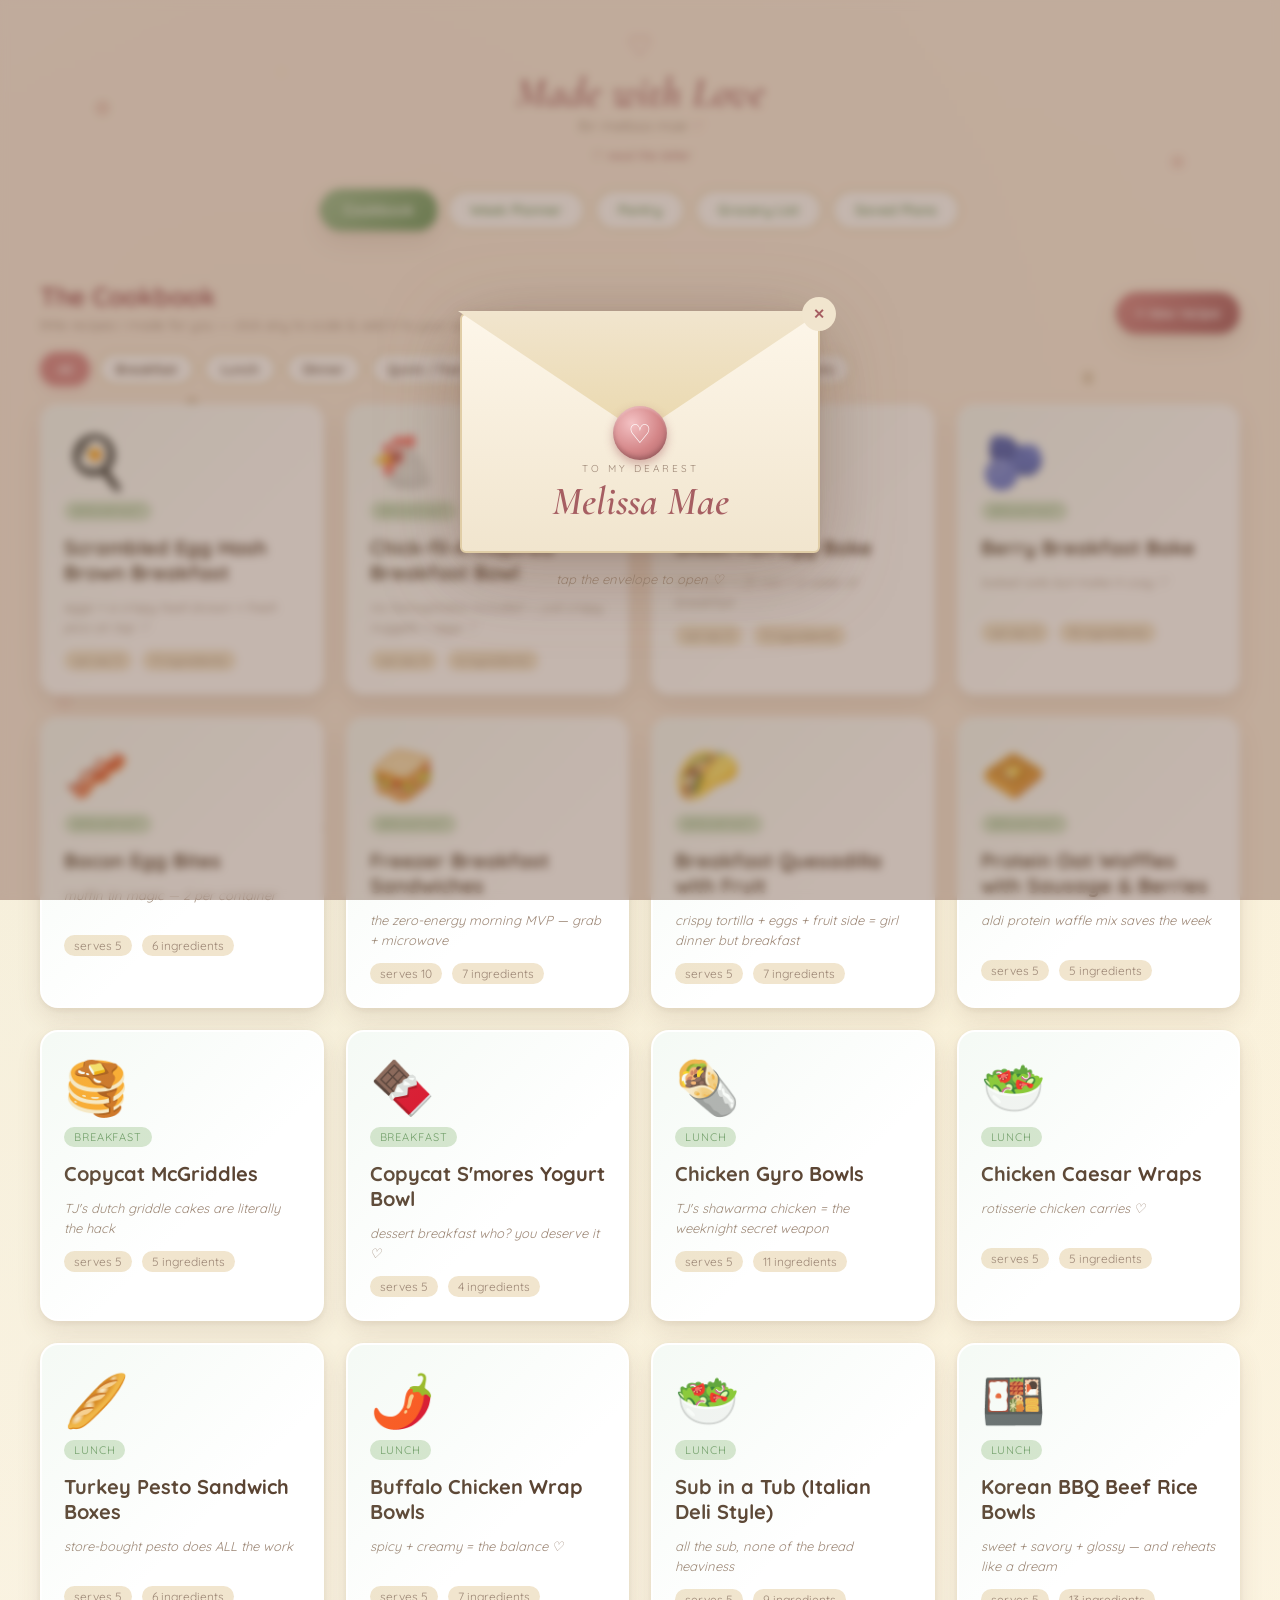
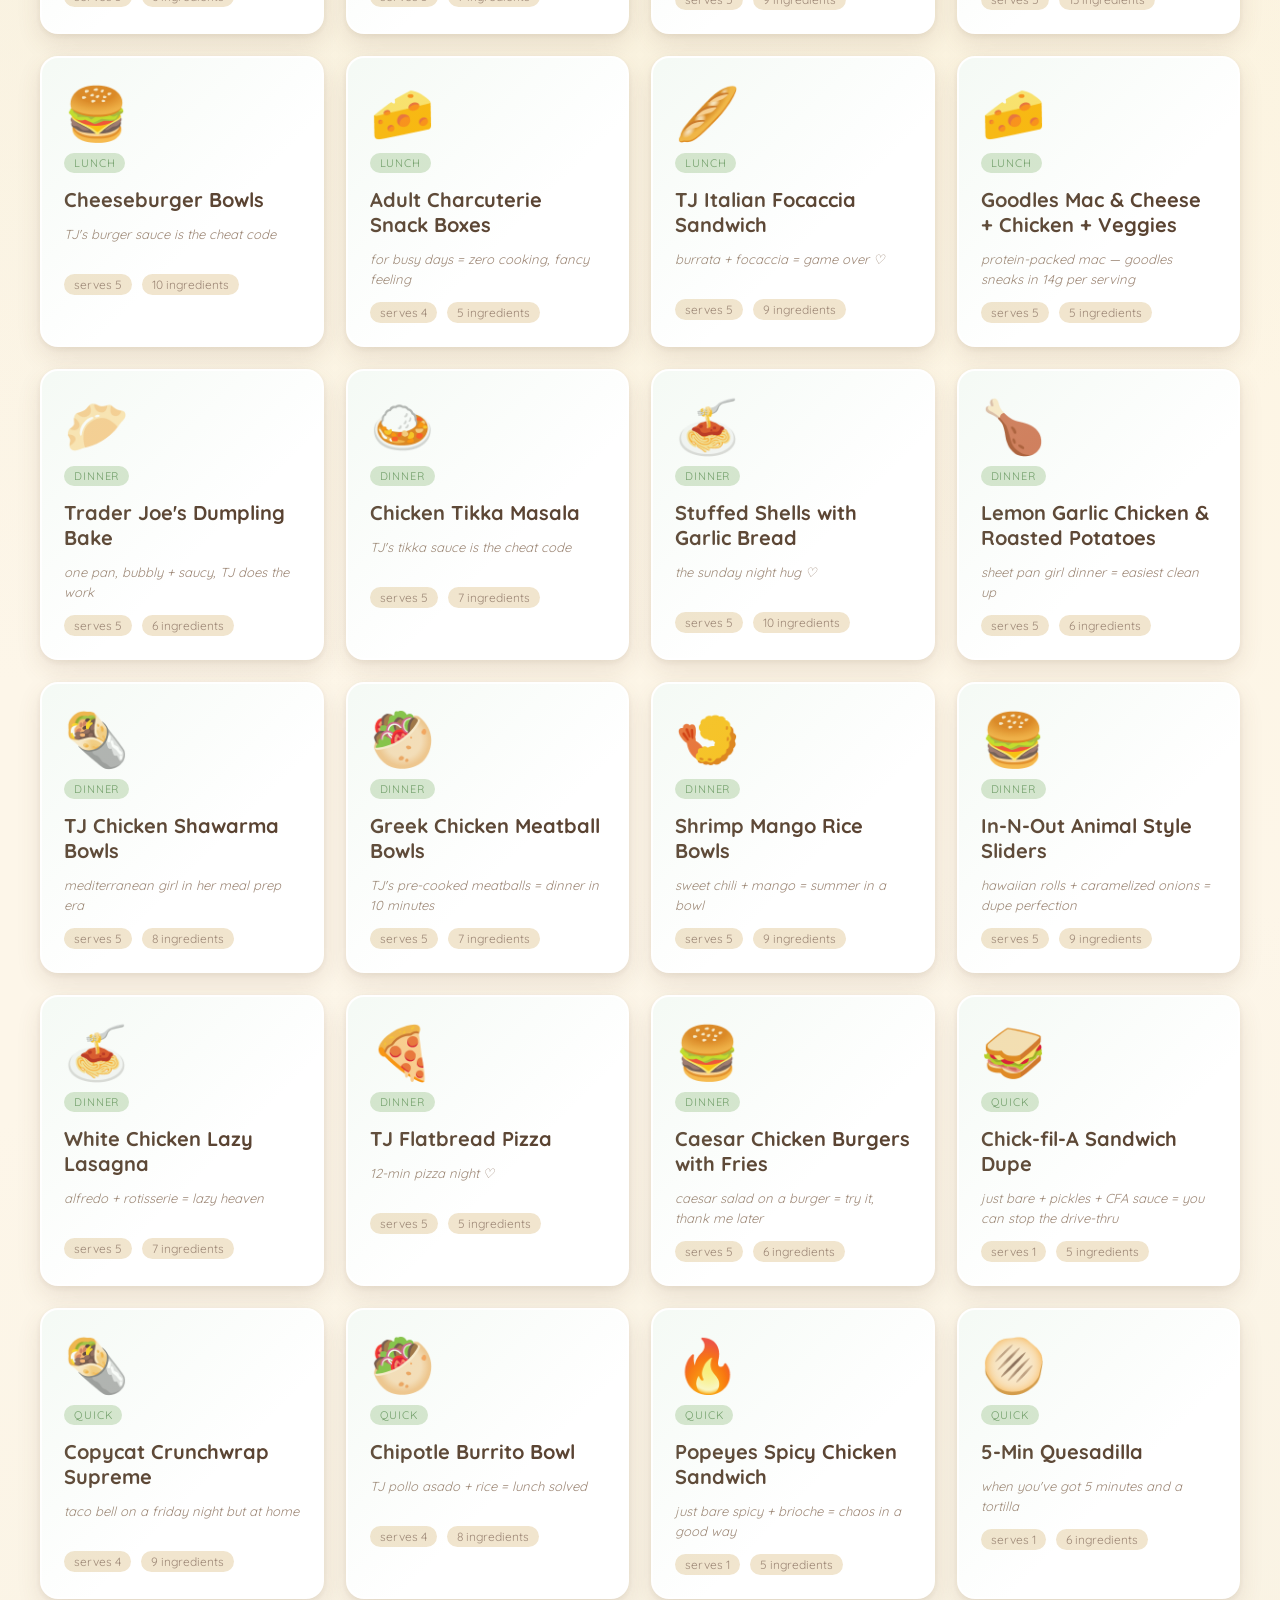
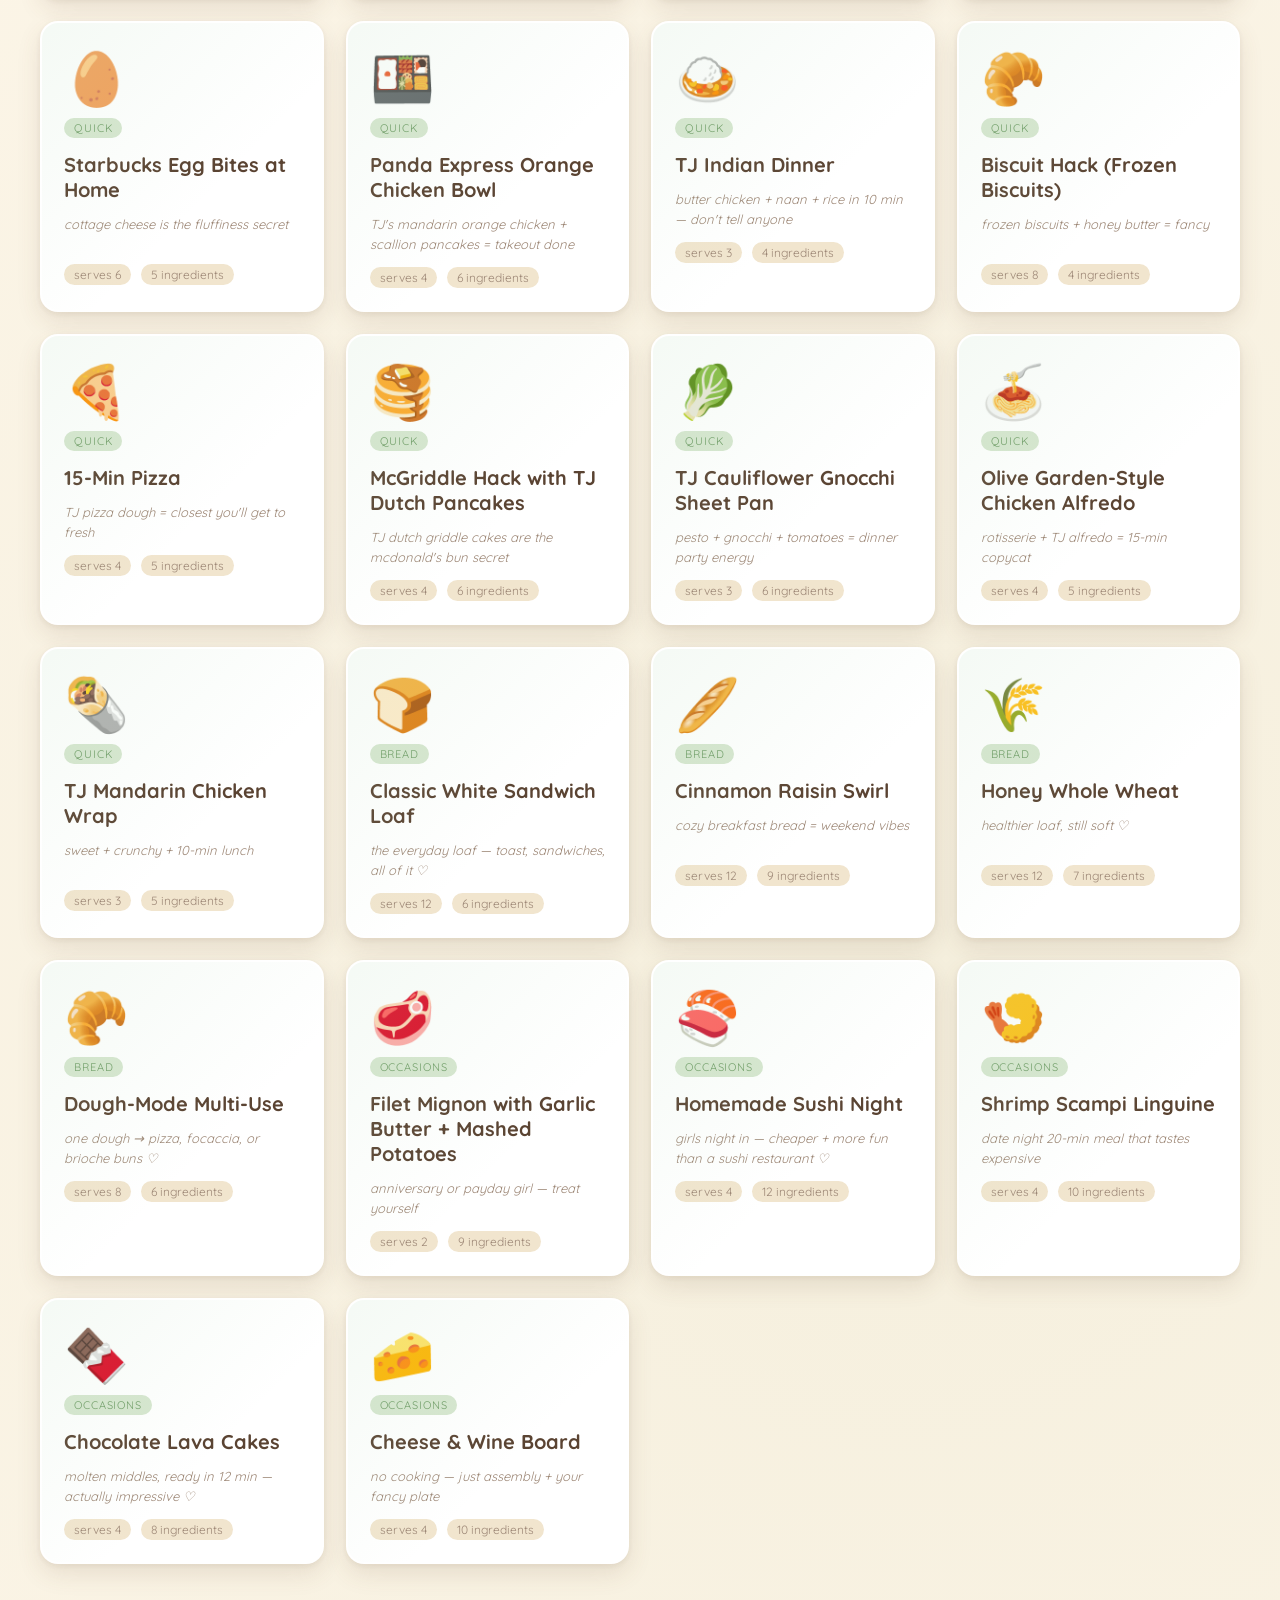
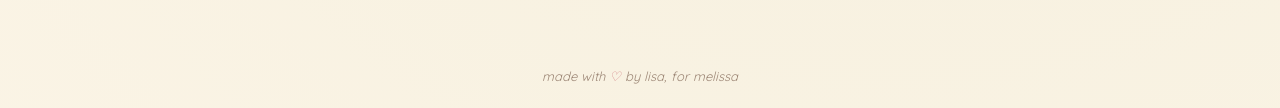
<file: made-with-love/index.html>
<!DOCTYPE html>
<html lang="en">
<head>
<meta charset="UTF-8" />
<meta name="viewport" content="width=device-width, initial-scale=1.0"/>
<title>Made with Love — for Melissa Mae ♡</title>
<link rel="stylesheet" href="style.css?v=7" />
<link rel="preconnect" href="https://fonts.googleapis.com">
<link rel="preconnect" href="https://fonts.gstatic.com" crossorigin>
<link href="https://fonts.googleapis.com/css2?family=Cormorant+Garamond:ital,wght@1,500;1,600;1,700&family=Quicksand:wght@400;500;600;700&display=swap" rel="stylesheet">
</head>
<body>
  <div class="bg-patch" aria-hidden="true"></div>

  <header class="topbar">
    <div class="brand">
      <span class="heart">♡</span>
      <h1>Made with Love</h1>
      <span class="tagline">for melissa mae <span class="heart-sm">♡</span></span>
      <button id="reopenLetter" class="letter-link" title="re-read the letter">♡ read the letter</button>
    </div>
    <nav class="tabs">
      <button class="tab active" data-tab="cookbook">Cookbook</button>
      <button class="tab" data-tab="planner">Week Planner</button>
      <button class="tab" data-tab="pantry">Pantry</button>
      <button class="tab" data-tab="grocery">Grocery List</button>
      <button class="tab" data-tab="saved">Saved Plans</button>
    </nav>
  </header>

  <main>
    <!-- COOKBOOK -->
    <section id="cookbook" class="view active">
      <div class="view-head">
        <div>
          <h2>The Cookbook</h2>
          <p class="sub">little recipes i made for you — click any to scale &amp; add it to your week ♡</p>
        </div>
        <button id="addRecipeBtn" class="btn btn-soft">+ new recipe</button>
      </div>
      <div class="chip-row" id="chipRow">
        <button class="chip active" data-cat="All">All</button>
        <button class="chip" data-cat="Breakfast">Breakfast</button>
        <button class="chip" data-cat="Lunch">Lunch</button>
        <button class="chip" data-cat="Dinner">Dinner</button>
        <button class="chip" data-cat="Quick">Quick / Fast Food</button>
        <button class="chip" data-cat="Bread">Bread Machine</button>
        <button class="chip" data-cat="Occasions">Occasions</button>
        <button class="chip" data-cat="Sweets">Sweets</button>
      </div>
      <div id="tipBox"></div>
      <div id="recipeGrid" class="recipe-grid"></div>
    </section>

    <!-- WEEK PLANNER -->
    <section id="planner" class="view">
      <div class="view-head">
        <div>
          <h2>Week Planner</h2>
          <p class="sub" id="weekLabel"></p>
        </div>
        <div class="week-nav">
          <button class="btn btn-ghost" id="prevWeek">← prev</button>
          <button class="btn btn-ghost" id="thisWeek">this week</button>
          <button class="btn btn-ghost" id="nextWeek">next →</button>
          <button class="btn btn-soft" id="savePlanBtn">♡ save plan</button>
          <button class="btn btn-ghost" id="clearWeekBtn">clear week</button>
        </div>
      </div>
      <div id="weekGrid" class="week-grid"></div>
    </section>

    <!-- PANTRY -->
    <section id="pantry" class="view">
      <div class="view-head">
        <div>
          <h2>Your Pantry</h2>
          <p class="sub">tick what you already have — we'll flag it on your grocery list ♡</p>
        </div>
        <form id="addPantryForm" class="inline-form">
          <input id="addPantryInput" type="text" placeholder="add an item..." />
          <button class="btn btn-soft" type="submit">add</button>
        </form>
      </div>
      <div id="pantryGrid" class="pantry-grid"></div>
    </section>

    <!-- GROCERY LIST -->
    <section id="grocery" class="view">
      <div class="view-head">
        <div>
          <h2>Grocery List</h2>
          <p class="sub">auto-made from this week's meals — tap to check off ♡</p>
        </div>
        <div>
          <button class="btn btn-ghost" id="copyList">copy list</button>
          <button class="btn btn-ghost" id="uncheckAll">reset checks</button>
        </div>
      </div>
      <div id="groceryList" class="grocery-list"></div>
    </section>

    <!-- SAVED PLANS -->
    <section id="saved" class="view">
      <div class="view-head">
        <div>
          <h2>Saved Plans</h2>
          <p class="sub">your little library of weeks ♡</p>
        </div>
      </div>
      <div id="savedList" class="saved-list"></div>
    </section>
  </main>

  <!-- WELCOME / LETTER modal -->
  <div id="welcomeModal" class="modal hidden" role="dialog" aria-modal="true">
    <div class="envelope-stage" id="envelopeStage">
      <button class="modal-close" data-close>✕</button>
      <button type="button" class="envelope" id="envelope" aria-label="open the letter">
        <span class="env-body"></span>
        <span class="env-flap"></span>
        <span class="env-text">
          <span class="env-to">to my dearest</span>
          <span class="env-name">Melissa Mae</span>
        </span>
        <span class="env-seal">♡</span>
      </button>
      <p class="env-hint">tap the envelope to open ♡</p>
    </div>
    <div class="modal-card letter-card letter-stage hidden" id="letterStage">
      <button class="modal-close" data-close>✕</button>
      <div class="letter-title">M A D E<br/>W I T H<br/>L O V E</div>
      <div class="letter-subtitle">for <span>Melissa Mae</span></div>

      <p class="letter-line spaced">F O R &nbsp;&nbsp;M E L I S S A &nbsp;&nbsp;M A E ,</p>
      <p class="letter-line spaced small">S O &nbsp;Y O U &nbsp;A L W A Y S &nbsp;H A V E &nbsp;S O M E T H I N G &nbsp;G O O D &nbsp;W A I T I N G &nbsp;F O R &nbsp;Y O U .</p>
      <p class="letter-line spaced small right">M A D E &nbsp;W I T H &nbsp;L O V E ,</p>
      <p class="letter-line spaced small right sign">L I S A &nbsp;M A R I E</p>

      <h4 class="letter-h">how to use this cookbook</h4>
      <p>i know your perfectionistic ass gets overwhelmed with real cookbooks, so this one is meant to be simple, easy, and literally failure-proof ♡</p>

      <h4 class="letter-h">what's inside</h4>
      <ul class="letter-list">
        <li><strong>breakfast</strong> — cozy mornings</li>
        <li><strong>lunch &amp; work meals</strong> — grab-and-go</li>
        <li><strong>dinner meal prep</strong> — 5 containers, one cook</li>
        <li><strong>quick / fast food swaps</strong> — when you want the cheat meal but better</li>
        <li><strong>bread machine</strong> — cozy fresh-bread days</li>
        <li><strong>occasions</strong> — when you want to feel fancy</li>
        <li><strong>sweet surprise</strong> — 👀</li>
      </ul>

      <h4 class="letter-h">what to expect</h4>
      <p>most of these recipes are great monday–friday and use simple ingredients from trader joe's, aldi, or publix.</p>

      <div class="no-stress">NO BUMBO STRESS ALLOWED !!!!<br/><span>no cleaning chicken, no complicated steps, just easy nyammings</span></div>

      <button id="startCookingBtn" class="btn btn-soft big">start cooking ♡</button>
    </div>
  </div>

  <!-- Recipe modal -->
  <div id="recipeModal" class="modal hidden" role="dialog" aria-modal="true">
    <div class="modal-card">
      <button class="modal-close" data-close>✕</button>
      <div id="recipeModalBody"></div>
    </div>
  </div>

  <!-- Assign-to-day modal -->
  <div id="assignModal" class="modal hidden" role="dialog" aria-modal="true">
    <div class="modal-card small">
      <button class="modal-close" data-close>✕</button>
      <h3>Add to your week</h3>
      <p class="sub" id="assignRecipeName"></p>
      <label class="field">
        <span>How many days do you want to eat this?</span>
        <input id="assignDays" type="number" min="1" max="7" value="3" />
      </label>
      <label class="field">
        <span>Meals per day</span>
        <select id="assignMealsPerDay">
          <option value="1">1 meal / day</option>
          <option value="2" selected>2 meals / day (leftovers lunch + dinner)</option>
          <option value="3">3 meals / day</option>
        </select>
      </label>
      <label class="field">
        <span>Start on</span>
        <select id="assignStartDay"></select>
      </label>
      <label class="field">
        <span>Meal slot</span>
        <select id="assignSlot">
          <option value="breakfast">breakfast</option>
          <option value="lunch" selected>lunch</option>
          <option value="dinner">dinner</option>
        </select>
      </label>
      <div class="scaled-preview" id="scaledPreview"></div>
      <div class="modal-actions">
        <button class="btn btn-soft" id="confirmAssign">add to week ♡</button>
      </div>
    </div>
  </div>

  <!-- New/Edit recipe modal -->
  <div id="editModal" class="modal hidden" role="dialog" aria-modal="true">
    <div class="modal-card">
      <button class="modal-close" data-close>✕</button>
      <h3 id="editTitle">New Recipe</h3>
      <label class="field"><span>Name</span><input id="edName" type="text" placeholder="e.g. Honey Garlic Salmon"/></label>
      <label class="field"><span>A little note ♡</span><input id="edNote" type="text" placeholder="the one you loved last winter..."/></label>
      <label class="field"><span>Image URL (optional) — must be a direct image link ending in .jpg / .png / .webp</span>
        <input id="edImage" type="url" placeholder="e.g. https://images.unsplash.com/photo-....jpg"/>
        <div class="img-preview" id="edImagePreview"></div>
      </label>
      <label class="field"><span>Base servings</span><input id="edServings" type="number" min="1" value="5"/></label>
      <label class="field"><span>Category</span>
        <select id="edCategory">
          <option>Breakfast</option><option>Lunch</option><option>Dinner</option>
          <option>Quick</option><option>Bread</option><option>Occasions</option><option>Sweets</option>
        </select>
      </label>
      <label class="field"><span>Emoji (fallback if no image)</span><input id="edEmoji" type="text" maxlength="2" value="🍲"/></label>
      <label class="field"><span>Ingredients (one per line — format: <code>amount unit item</code>, e.g. <code>2 cup rice</code>)</span>
        <textarea id="edIngredients" rows="7" placeholder="1 lb chicken thigh&#10;2 tbsp olive oil&#10;1 tsp salt"></textarea>
      </label>
      <label class="field"><span>Instructions (one step per line)</span>
        <textarea id="edSteps" rows="5" placeholder="preheat oven to 400&#10;season chicken..."></textarea>
      </label>
      <div class="modal-actions">
        <button class="btn btn-ghost" id="deleteRecipeBtn" style="display:none">delete</button>
        <button class="btn btn-soft" id="saveRecipeBtn">save recipe ♡</button>
      </div>
    </div>
  </div>

  <div id="toast" class="toast"></div>

  <footer class="foot">made with <span class="heart">♡</span> by lisa, for melissa</footer>

  <script src="app.js"></script>
</body>
</html>
</file>
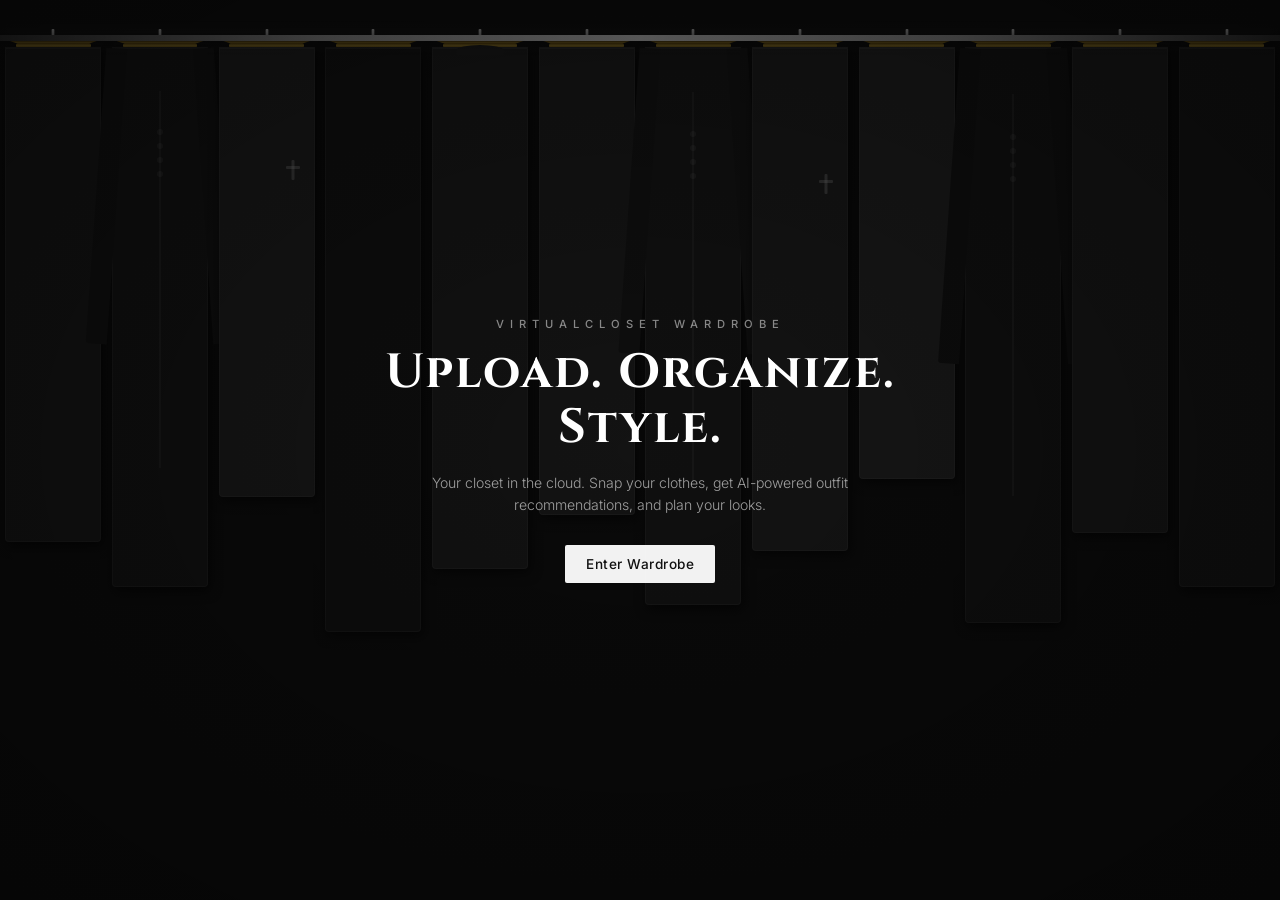
<file: virtual-closet/index.html>
<!DOCTYPE html>
<html lang="en">
<head>
    <meta charset="UTF-8">
    <meta name="viewport" content="width=device-width, initial-scale=1.0">
    <title>VirtualCloset Wardrobe</title>
    <link rel="stylesheet" href="style.css">
    <link href="https://fonts.googleapis.com/css2?family=Cinzel:wght@400;700;900&family=Inter:wght@300;400;500;600;700&display=swap" rel="stylesheet">
</head>
<body>
    <!-- HERO / LANDING — fullscreen closet rack background -->
    <div id="hero">
        <!-- Fullscreen animated rack of clothes -->
        <div class="rack-bg">
            <!-- Chrome rail across top -->
            <div class="rail"></div>
            <!-- 12 garments filling the screen, swinging -->
            <div class="garment g1"><div class="wood-hanger"></div><div class="shirt" style="background:#1e1e1e;height:55vh"></div></div>
            <div class="garment g2"><div class="wood-hanger"></div><div class="shirt longsleeve" style="background:#1a1a1a;height:60vh"><div class="btn-row"></div></div></div>
            <div class="garment g3"><div class="wood-hanger"></div><div class="shirt" style="background:#252525;height:50vh"><div class="ch-cross"></div></div></div>
            <div class="garment g4"><div class="wood-hanger"></div><div class="shirt" style="background:#171717;height:65vh"></div></div>
            <div class="garment g5"><div class="wood-hanger"></div><div class="shirt hoodie-style" style="background:#202020;height:58vh"><div class="hood-shape"></div></div></div>
            <div class="garment g6"><div class="wood-hanger"></div><div class="shirt" style="background:#222;height:52vh"></div></div>
            <div class="garment g7"><div class="wood-hanger"></div><div class="shirt longsleeve" style="background:#1c1c1c;height:62vh"><div class="btn-row"></div></div></div>
            <div class="garment g8"><div class="wood-hanger"></div><div class="shirt" style="background:#232323;height:56vh"><div class="ch-cross"></div></div></div>
            <div class="garment g9"><div class="wood-hanger"></div><div class="shirt" style="background:#282828;height:48vh"></div></div>
            <div class="garment g10"><div class="wood-hanger"></div><div class="shirt longsleeve" style="background:#191919;height:64vh"><div class="btn-row"></div></div></div>
            <div class="garment g11"><div class="wood-hanger"></div><div class="shirt" style="background:#212121;height:54vh"></div></div>
            <div class="garment g12"><div class="wood-hanger"></div><div class="shirt" style="background:#1b1b1b;height:60vh"></div></div>
        </div>

        <!-- Text overlay in center -->
        <div class="hero-overlay">
            <p class="hero-label">VIRTUALCLOSET WARDROBE</p>
            <h1 class="hero-title">Upload. Organize. Style.</h1>
            <p class="hero-desc">Your closet in the cloud. Snap your clothes, get AI-powered outfit recommendations, and plan your looks.</p>
            <div class="hero-buttons">
                <button id="enter-app-btn" class="btn btn-enter">Enter Wardrobe</button>
            </div>
        </div>
    </div>

    <!-- APP -->
    <div id="app" style="display:none;">
        <header>
            <h1>VirtualCloset</h1>
            <p class="tagline">W A R D R O B E</p>
        </header>

        <nav>
            <button class="nav-btn active" data-view="add">+ Add</button>
            <button class="nav-btn" data-view="closet">Closet</button>
            <button class="nav-btn" data-view="stylist">AI Stylist</button>
            <button class="nav-btn" data-view="outfits">Outfits</button>
            <button class="nav-btn" data-view="planner">Planner</button>
            <button class="nav-btn" data-view="settings">Settings</button>
        </nav>

        <main>
            <!-- ADD ITEM VIEW -->
            <section id="add-view" class="view active">
                <h2>Add Clothing Item</h2>
                <div class="camera-container">
                    <div id="camera-area">
                        <video id="camera-feed" autoplay playsinline></video>
                        <canvas id="snap-canvas" style="display:none;"></canvas>
                        <div id="captured-preview" style="display:none;">
                            <img id="captured-img" alt="Captured clothing" />
                        </div>
                        <div id="upload-placeholder">
                            <span class="placeholder-icon">&#10013;</span>
                            <p>Capture or upload your piece</p>
                        </div>
                    </div>
                    <div class="camera-actions">
                        <button id="start-camera-btn" class="btn btn-primary">Open Camera</button>
                        <button id="capture-btn" class="btn btn-primary" style="display:none;">Take Photo</button>
                        <button id="retake-btn" class="btn btn-secondary" style="display:none;">Retake</button>
                        <label class="btn btn-secondary upload-label">
                            Upload Image
                            <input type="file" id="file-upload" accept="image/*" hidden />
                        </label>
                    </div>
                </div>

                <form id="item-form" style="display:none;">
                    <div class="form-group">
                        <label for="item-name">Name</label>
                        <input type="text" id="item-name" placeholder="e.g. Chrome Hearts leather jacket" />
                    </div>
                    <div class="form-group">
                        <label for="item-brand">Brand (optional)</label>
                        <input type="text" id="item-brand" placeholder="e.g. Chrome Hearts, Rick Owens" />
                    </div>
                    <div class="form-group">
                        <label for="item-category">Category</label>
                        <select id="item-category">
                            <option value="">Select category...</option>
                            <option value="tops">Tops</option>
                            <option value="bottoms">Bottoms</option>
                            <option value="dresses">Dresses</option>
                            <option value="outerwear">Outerwear</option>
                            <option value="shoes">Shoes</option>
                            <option value="accessories">Accessories</option>
                            <option value="activewear">Activewear</option>
                            <option value="formal">Formal</option>
                        </select>
                    </div>
                    <div class="form-group">
                        <label>Color(s)</label>
                        <div class="color-picker">
                            <button type="button" class="color-btn" data-color="black" style="background:#000"></button>
                            <button type="button" class="color-btn" data-color="white" style="background:#fff;border:1px solid #444"></button>
                            <button type="button" class="color-btn" data-color="gray" style="background:#888"></button>
                            <button type="button" class="color-btn" data-color="silver" style="background:#c0c0c0"></button>
                            <button type="button" class="color-btn" data-color="navy" style="background:#1a2744"></button>
                            <button type="button" class="color-btn" data-color="blue" style="background:#2563eb"></button>
                            <button type="button" class="color-btn" data-color="red" style="background:#8b0000"></button>
                            <button type="button" class="color-btn" data-color="burgundy" style="background:#4a0020"></button>
                            <button type="button" class="color-btn" data-color="pink" style="background:#ec4899"></button>
                            <button type="button" class="color-btn" data-color="green" style="background:#16a34a"></button>
                            <button type="button" class="color-btn" data-color="purple" style="background:#4a0080"></button>
                            <button type="button" class="color-btn" data-color="brown" style="background:#3e1f00"></button>
                            <button type="button" class="color-btn" data-color="chrome" style="background:linear-gradient(135deg,#888,#fff,#888)"></button>
                        </div>
                        <div id="selected-colors" class="tag-display"></div>
                    </div>
                    <div class="form-group">
                        <label>Season</label>
                        <div class="checkbox-group">
                            <label class="check-label"><input type="checkbox" name="season" value="spring"> Spring</label>
                            <label class="check-label"><input type="checkbox" name="season" value="summer"> Summer</label>
                            <label class="check-label"><input type="checkbox" name="season" value="fall"> Fall</label>
                            <label class="check-label"><input type="checkbox" name="season" value="winter"> Winter</label>
                        </div>
                    </div>
                    <div class="form-group">
                        <label>Occasion</label>
                        <div class="checkbox-group">
                            <label class="check-label"><input type="checkbox" name="occasion" value="casual"> Casual</label>
                            <label class="check-label"><input type="checkbox" name="occasion" value="work"> Work</label>
                            <label class="check-label"><input type="checkbox" name="occasion" value="formal"> Formal</label>
                            <label class="check-label"><input type="checkbox" name="occasion" value="athletic"> Athletic</label>
                            <label class="check-label"><input type="checkbox" name="occasion" value="date"> Date Night</label>
                            <label class="check-label"><input type="checkbox" name="occasion" value="lounge"> Lounge</label>
                        </div>
                    </div>
                    <button type="submit" class="btn btn-primary btn-full">Save to Vault</button>
                </form>
            </section>

            <!-- MY CLOSET VIEW -->
            <section id="closet-view" class="view">
                <h2>My Closet</h2>
                <div class="filter-bar">
                    <input type="text" id="closet-search" placeholder="Search your vault..." />
                    <select id="filter-category">
                        <option value="">All Categories</option>
                        <option value="tops">Tops</option>
                        <option value="bottoms">Bottoms</option>
                        <option value="dresses">Dresses</option>
                        <option value="outerwear">Outerwear</option>
                        <option value="shoes">Shoes</option>
                        <option value="accessories">Accessories</option>
                        <option value="activewear">Activewear</option>
                        <option value="formal">Formal</option>
                    </select>
                    <select id="filter-color">
                        <option value="">All Colors</option>
                        <option value="black">Black</option>
                        <option value="white">White</option>
                        <option value="gray">Gray</option>
                        <option value="silver">Silver</option>
                        <option value="navy">Navy</option>
                        <option value="blue">Blue</option>
                        <option value="red">Red</option>
                        <option value="burgundy">Burgundy</option>
                        <option value="pink">Pink</option>
                        <option value="green">Green</option>
                        <option value="purple">Purple</option>
                        <option value="brown">Brown</option>
                        <option value="chrome">Chrome</option>
                    </select>
                    <select id="filter-season">
                        <option value="">All Seasons</option>
                        <option value="spring">Spring</option>
                        <option value="summer">Summer</option>
                        <option value="fall">Fall</option>
                        <option value="winter">Winter</option>
                    </select>
                </div>
                <div class="item-count"><span id="closet-count">0</span> pieces</div>
                <div id="closet-grid" class="closet-grid"></div>
                <div id="closet-empty" class="empty-state">
                    <span class="empty-cross">&#10013;</span>
                    <p>Your vault is empty.</p>
                    <p>Start adding your pieces.</p>
                </div>
            </section>

            <!-- AI STYLIST VIEW -->
            <section id="stylist-view" class="view">
                <h2>AI Stylist</h2>
                <div id="stylist-no-key" class="empty-state">
                    <span class="empty-cross">&#10013;</span>
                    <p>Set up your Claude API key in Settings to unlock the AI Stylist.</p>
                    <button class="btn btn-primary" onclick="switchView('settings')">Go to Settings</button>
                </div>
                <div id="stylist-panel" style="display:none;">
                    <div class="stylist-options glass-card">
                        <div class="form-group">
                            <label for="stylist-occasion">What's the occasion?</label>
                            <select id="stylist-occasion">
                                <option value="casual">Casual</option>
                                <option value="work">Work / Office</option>
                                <option value="formal">Formal Event</option>
                                <option value="date">Date Night</option>
                                <option value="athletic">Working Out</option>
                                <option value="lounge">Lounge / Comfort</option>
                            </select>
                        </div>
                        <div class="form-group">
                            <label for="stylist-notes">Any preferences? (optional)</label>
                            <input type="text" id="stylist-notes" placeholder="e.g. full black, goth vibes, streetwear" />
                        </div>
                        <div id="weather-info" class="weather-card" style="display:none;">
                            <span id="weather-icon"></span>
                            <span id="weather-temp"></span>
                            <span id="weather-desc"></span>
                        </div>
                        <button id="get-recommendations-btn" class="btn btn-chrome btn-full">Get Outfit Recommendations</button>
                    </div>
                    <div id="stylist-loading" style="display:none;">
                        <div class="spinner"></div>
                        <p>Your AI stylist is conjuring looks...</p>
                    </div>
                    <div id="stylist-results"></div>
                </div>
            </section>

            <!-- OUTFITS VIEW -->
            <section id="outfits-view" class="view">
                <h2>Saved Outfits</h2>
                <button id="create-outfit-btn" class="btn btn-primary">+ Create New Outfit</button>
                <div id="outfit-builder" style="display:none;">
                    <h3>Build Your Outfit</h3>
                    <div class="form-group">
                        <label for="outfit-name">Outfit Name</label>
                        <input type="text" id="outfit-name" placeholder="e.g. Dark Lord Monday" />
                    </div>
                    <div id="outfit-selected" class="outfit-selected-items"></div>
                    <p class="hint">Tap items below to add them to your outfit:</p>
                    <div class="filter-bar">
                        <select id="outfit-filter-category">
                            <option value="">All Categories</option>
                            <option value="tops">Tops</option>
                            <option value="bottoms">Bottoms</option>
                            <option value="dresses">Dresses</option>
                            <option value="outerwear">Outerwear</option>
                            <option value="shoes">Shoes</option>
                            <option value="accessories">Accessories</option>
                            <option value="activewear">Activewear</option>
                            <option value="formal">Formal</option>
                        </select>
                    </div>
                    <div id="outfit-item-picker" class="closet-grid mini-grid"></div>
                    <div class="outfit-builder-actions">
                        <button id="save-outfit-btn" class="btn btn-primary">Save Outfit</button>
                        <button id="cancel-outfit-btn" class="btn btn-secondary">Cancel</button>
                    </div>
                </div>
                <div id="outfits-list"></div>
                <div id="outfits-empty" class="empty-state">
                    <span class="empty-cross">&#10013;</span>
                    <p>No saved outfits yet.</p>
                    <p>Create one or save an AI recommendation.</p>
                </div>
            </section>

            <!-- PLANNER VIEW -->
            <section id="planner-view" class="view">
                <h2>Outfit Planner</h2>
                <div class="planner-nav">
                    <button id="prev-week" class="btn btn-secondary">&larr;</button>
                    <span id="planner-week-label"></span>
                    <button id="next-week" class="btn btn-secondary">&rarr;</button>
                </div>
                <div id="planner-grid" class="planner-grid"></div>
            </section>

            <!-- SETTINGS VIEW -->
            <section id="settings-view" class="view">
                <h2>Settings</h2>
                <div class="settings-form glass-card">
                    <div class="form-group">
                        <label for="api-key-input">Claude API Key</label>
                        <div class="input-row">
                            <input type="password" id="api-key-input" placeholder="sk-ant-..." />
                            <button id="toggle-key-btn" class="btn btn-secondary btn-sm">Show</button>
                        </div>
                        <p class="hint">Your key stays in your browser. No sign-in needed.</p>
                    </div>
                    <div class="form-group">
                        <label for="proxy-url-input">API Proxy URL</label>
                        <input type="text" id="proxy-url-input" placeholder="http://localhost:3000" />
                        <p class="hint">Run <code>node proxy.js</code> to start the local proxy.</p>
                    </div>
                    <div class="form-group">
                        <label for="location-input">Your Location (for weather)</label>
                        <input type="text" id="location-input" placeholder="e.g. Los Angeles" />
                    </div>
                    <button id="save-settings-btn" class="btn btn-chrome btn-full">Save Settings</button>
                    <button id="test-connection-btn" class="btn btn-secondary btn-full" style="margin-top:8px;">Test API Connection</button>
                    <div id="settings-status"></div>
                </div>

                <div class="settings-section glass-card">
                    <h3>Data Management</h3>
                    <button id="export-data-btn" class="btn btn-secondary btn-full">Export All Data (JSON)</button>
                    <button id="clear-data-btn" class="btn btn-danger btn-full" style="margin-top:8px;">Clear All Data</button>
                </div>
            </section>
        </main>
    </div>

    <!-- ITEM DETAIL MODAL -->
    <div id="item-modal" class="modal" style="display:none;">
        <div class="modal-content glass-card">
            <button class="modal-close" id="close-item-modal">&times;</button>
            <div id="modal-body"></div>
        </div>
    </div>

    <!-- PLANNER DAY MODAL -->
    <div id="planner-modal" class="modal" style="display:none;">
        <div class="modal-content glass-card">
            <button class="modal-close" id="close-planner-modal">&times;</button>
            <div id="planner-modal-body"></div>
        </div>
    </div>

    <script src="app.js"></script>
</body>
</html>
</file>
<file: made-with-love/style.css>
/* ================= Made with Love — for Melissa Mae (Calico Critters) ================= */
:root{
  --cream:        #fdf6e9;
  --cream-deep:   #f1e5ce;
  --cream-edge:   #e0cda6;
  --strawberry:   #d48688;   /* dusty blush (primary accent) */
  --strawberry-d: #a65e62;   /* deep rose (headings) */
  --strawberry-l: #f4c2c4;   /* soft blush */
  --leaf:         #9cbf93;   /* sage green */
  --leaf-deep:    #6c9a63;   /* deeper sage */
  --leaf-soft:    #d6e6cf;   /* powder sage */
  --flower-ctr:   #ffdb8a;   /* butter yellow */
  --ink:          #5a4332;   /* warm brown ink */
  --muted:        #9d8776;   /* taupe */
  --blush:        #ffe4e8;   /* powder pink */
  --powder:       #c8dae8;   /* powder blue accent */
  --acorn:        #a07858;   /* wood brown */
  --acorn-d:      #6b4a35;   /* deep wood */
  --line:         #e0cda6;
  --shadow:       0 10px 25px rgba(107,74,53,.12), 0 2px 6px rgba(107,74,53,.08);
  --radius:       18px;
}

*{box-sizing:border-box}
html,body{margin:0;padding:0}
body{
  font-family:'Quicksand', system-ui, -apple-system, sans-serif;
  color:var(--ink);
  background: var(--cream);
  background-image:
    radial-gradient(circle at 20% 10%, rgba(232,228,202,.45) 0, transparent 40%),
    radial-gradient(circle at 80% 20%, rgba(255,240,200,.35) 0, transparent 40%),
    radial-gradient(circle at 70% 85%, rgba(232,228,202,.4) 0, transparent 40%);
  min-height:100vh;
  overflow-x:hidden;
}

/* ================= Calico Critters cottage backdrop ================= */
.bg-patch{
  position:fixed; inset:0; z-index:0; pointer-events:none;
  background-image:
    /* blush mushroom caps (half-circle rose) */
    radial-gradient(circle 14px at 8% 12%, var(--strawberry) 0 55%, transparent 58%),
    radial-gradient(circle 12px at 92% 18%, var(--strawberry) 0 55%, transparent 58%),
    radial-gradient(circle 16px at 5% 78%, var(--strawberry-l) 0 55%, transparent 58%),
    radial-gradient(circle 13px at 95% 68%, var(--strawberry) 0 55%, transparent 58%),
    /* tiny acorn dots (warm brown) */
    radial-gradient(ellipse 8px 10px at 15% 45%, var(--acorn) 0 80%, transparent 82%),
    radial-gradient(ellipse 7px 9px at 85% 42%, var(--acorn) 0 80%, transparent 82%),
    radial-gradient(ellipse 8px 10px at 85% 92%, var(--acorn) 0 80%, transparent 82%),
    radial-gradient(ellipse 6px 8px at 25% 92%, var(--acorn-d) 0 80%, transparent 82%),
    /* little forest flowers (butter center + blush petals) */
    radial-gradient(circle 5px at 22% 8%, var(--flower-ctr) 0 45%, var(--blush) 48% 100%),
    radial-gradient(circle 5px at 78% 12%, var(--flower-ctr) 0 45%, var(--blush) 48% 100%),
    radial-gradient(circle 4px at 12% 88%, var(--flower-ctr) 0 45%, #fff 48% 100%),
    radial-gradient(circle 5px at 88% 80%, var(--flower-ctr) 0 45%, var(--blush) 48% 100%),
    radial-gradient(circle 4px at 45% 5%, var(--flower-ctr) 0 45%, #fff 48% 100%),
    radial-gradient(circle 4px at 55% 95%, var(--flower-ctr) 0 45%, var(--blush) 48% 100%),
    radial-gradient(circle 3px at 35% 60%, var(--flower-ctr) 0 45%, var(--powder) 48% 100%),
    radial-gradient(circle 3px at 65% 30%, var(--flower-ctr) 0 45%, var(--powder) 48% 100%),
    /* clover leaves (sage) */
    radial-gradient(circle 6px at 18% 30%, var(--leaf) 0 70%, transparent 72%),
    radial-gradient(circle 6px at 21% 32%, var(--leaf) 0 70%, transparent 72%),
    radial-gradient(circle 6px at 19% 34%, var(--leaf-deep) 0 70%, transparent 72%),
    radial-gradient(circle 6px at 80% 60%, var(--leaf) 0 70%, transparent 72%),
    radial-gradient(circle 6px at 83% 62%, var(--leaf) 0 70%, transparent 72%),
    radial-gradient(circle 6px at 81% 64%, var(--leaf-deep) 0 70%, transparent 72%);
  opacity:.28;
}

/* ================= topbar ================= */
.topbar{
  position:relative; z-index:2;
  padding:28px 40px 10px;
  text-align:center;
}
.brand .heart{
  color:var(--strawberry); font-size:28px; vertical-align:middle;
  animation:pulse 1.6s ease-in-out infinite;
}
.brand .heart-sm{ color:var(--strawberry); font-size:14px; }
@keyframes pulse{0%,100%{transform:scale(1)}50%{transform:scale(1.15)}}
.brand h1{
  font-family:'Cormorant Garamond', serif;
  font-style:italic; font-weight:600;
  font-size:42px; color:var(--strawberry-d); margin:4px 0 0;
  letter-spacing:.5px;
  text-shadow: 0 1px 0 rgba(255,255,255,.5);
}
.brand .tagline{
  display:block; color:var(--muted); font-size:15px; margin-top:-2px;
  font-style:italic;
}
.letter-link{
  display:inline-block; margin-top:8px;
  background:transparent; border:none;
  color:var(--strawberry-d); font-family:inherit; font-size:13px;
  cursor:pointer; font-style:italic;
  padding:4px 12px; border-radius:999px;
  transition: background .15s;
}
.letter-link:hover{ background:rgba(212,134,136,.08); }

.tabs{
  display:flex; gap:8px; justify-content:center;
  margin-top:22px; flex-wrap:wrap;
}
.tab{
  background:#fff;
  border:2px solid var(--line);
  color:var(--leaf-deep);
  font-family:inherit; font-weight:600; font-size:14px;
  padding:10px 22px; border-radius:999px;
  cursor:pointer; transition:all .2s;
}
.tab:hover{ background:var(--cream); border-color:var(--leaf-soft); }
.tab.active{
  background:linear-gradient(135deg,var(--leaf),var(--leaf-deep));
  color:#fff; border-color:transparent;
  box-shadow:var(--shadow);
}

/* ================= views ================= */
main{ position:relative; z-index:1; padding: 20px 40px 80px; max-width:1400px; margin:0 auto;}
.view{ display:none; animation:fadeIn .35s ease; }
.view.active{ display:block; }
@keyframes fadeIn{from{opacity:0; transform:translateY(6px)} to{opacity:1; transform:none}}

.view-head{
  display:flex; justify-content:space-between; align-items:flex-end;
  gap:16px; flex-wrap:wrap;
  margin:20px 0 18px;
}
.view-head h2{
  font-family:'Quicksand', sans-serif;
  font-size:26px; color:var(--strawberry-d); margin:0; font-weight:700;
  line-height:1.2; letter-spacing:-.01em;
}
.sub{ color:var(--muted); margin:4px 0 0; font-size:14px; }

/* ================= buttons ================= */
.btn{
  font-family:inherit; font-weight:600; font-size:14px;
  padding:10px 18px; border-radius:999px; border:2px solid transparent;
  cursor:pointer; transition:all .2s;
}
.btn-soft{
  background:linear-gradient(135deg, var(--strawberry), var(--strawberry-d));
  color:#fff; box-shadow:var(--shadow);
}
.btn-soft:hover{ transform:translateY(-1px); box-shadow:0 14px 30px rgba(166,94,98,.25); }
.btn-soft.big{ padding:14px 32px; font-size:16px; }
.btn-ghost{
  background:#fff; color:var(--leaf-deep); border-color:var(--line);
}
.btn-ghost:hover{ background:var(--cream); border-color:var(--leaf-soft) }

/* ================= chip row (category filter) ================= */
.chip-row{
  display:flex; gap:8px; flex-wrap:wrap;
  margin-bottom:18px;
}
.chip{
  background:#fff; border:2px solid var(--line);
  color:var(--ink); font-family:inherit; font-weight:600;
  font-size:13px; padding:7px 16px; border-radius:999px;
  cursor:pointer; transition:all .15s;
}
.chip:hover{ background:var(--cream); border-color:var(--leaf-soft); }
.chip.active{
  background:var(--strawberry); color:#fff; border-color:var(--strawberry);
  box-shadow:0 4px 12px rgba(212,134,136,.25);
}

/* ================= sticky-note tips ================= */
.sticky-note{
  background:#fff5b8;
  background-image: linear-gradient(180deg, #fff9cf 0, #fff2a0 100%);
  border-radius:4px;
  padding:18px 22px 20px;
  margin-bottom:20px;
  max-width:520px;
  box-shadow: 2px 4px 12px rgba(139,82,60,.18);
  transform: rotate(-1.5deg);
  position:relative;
  border: 1px solid #f2e48a;
}
.sticky-note::before{
  content:""; position:absolute; top:-8px; left:50%; transform:translateX(-50%);
  width:70px; height:16px; background:rgba(212,134,136,.35);
  border-radius:2px;
}
.sticky-note h4{
  font-family:'Quicksand', sans-serif;
  margin:0 0 8px; color:var(--ink); font-size:15px; font-weight:700;
  text-transform:uppercase; letter-spacing:.08em;
}
.sticky-note ul{ margin:0; padding-left:18px; line-height:1.6; font-size:13px; color:var(--ink); }
.sticky-note li{ margin-bottom:4px; }

/* ================= recipe grid ================= */
.recipe-grid{
  display:grid; grid-template-columns:repeat(auto-fill,minmax(260px,1fr));
  gap:22px;
}
.recipe-card{
  background:#fff; border-radius:var(--radius);
  padding:22px; cursor:pointer; position:relative;
  box-shadow:var(--shadow);
  border:2px solid transparent;
  transition: all .25s;
  overflow:hidden;
}
.recipe-card::before{
  content:""; position:absolute; inset:0;
  background:linear-gradient(135deg, rgba(184,220,186,.15), transparent 60%);
  pointer-events:none;
}
.recipe-card:hover{ transform:translateY(-4px); border-color:var(--leaf-soft); }
.recipe-card .card-img{
  display:block; width:100%; height:160px; object-fit:cover;
  border-radius:12px; margin-bottom:8px;
}
.recipe-card .emoji{ font-size:52px; display:block; margin-bottom:6px;}
.recipe-card h3{
  margin:4px 0 6px; color:var(--ink); font-size:20px;
  font-weight:700;
}
.recipe-card .cat{
  display:inline-block; font-size:11px; letter-spacing:.08em;
  text-transform:uppercase; color:var(--leaf-deep);
  background:var(--leaf-soft); border-radius:999px;
  padding:3px 10px; margin-bottom:10px;
}
.recipe-card .note{
  color:var(--muted); font-style:italic; font-size:13px;
  line-height:1.5; min-height:36px;
}
.recipe-card .meta{
  display:flex; gap:10px; margin-top:12px; font-size:12px; color:var(--muted);
}
.recipe-card .meta span{ background:var(--cream-deep); padding:3px 10px; border-radius:999px;}

/* ================= modal shared ================= */
.modal{
  position:fixed; inset:0; z-index:50;
  background:rgba(107,74,53,.4); backdrop-filter: blur(4px);
  display:flex; align-items:center; justify-content:center; padding:20px;
  animation:fadeIn .2s ease;
}
.modal.hidden{ display:none; }
.modal-card{
  background:#fff; border-radius:24px;
  max-width:640px; width:100%; max-height:90vh; overflow-y:auto;
  padding:32px; position:relative; box-shadow:0 20px 60px rgba(107,74,53,.3);
  border:2px solid var(--line);
}
.modal-card.small{ max-width:460px; }
.modal-close{
  position:absolute; top:16px; right:16px;
  background:var(--cream-deep); border:none; color:var(--strawberry-d);
  width:34px; height:34px; border-radius:50%; cursor:pointer;
  font-size:14px; font-weight:700;
}
.modal-close:hover{ background:var(--blush) }

.modal-card h3{
  font-family:'Quicksand', sans-serif;
  font-size:22px; color:var(--strawberry-d); margin:0 0 6px; font-weight:700;
  letter-spacing:-.01em;
}
.modal-card h4{ color:var(--strawberry-d); margin:18px 0 8px; font-size:16px; }

.pill{
  display:inline-block; font-size:11px; letter-spacing:.08em;
  text-transform:uppercase; color:var(--leaf-deep);
  background:var(--leaf-soft); border-radius:999px;
  padding:3px 10px; margin:0 2px;
}

.recipe-full .hero-img{
  display:block; width:100%; max-height:260px; object-fit:cover;
  border-radius:14px; margin-bottom:10px;
}
.recipe-full .emoji-big{
  font-size:64px; display:block; text-align:center; margin-bottom:6px;
}
.recipe-full .note-full{
  text-align:center; color:var(--muted); font-style:italic;
  margin-bottom:16px; padding:0 10px;
}
.recipe-full ul, .recipe-full ol{ padding-left:22px; line-height:1.8; color:var(--ink); }
.recipe-full li{ margin-bottom:4px; }

.modal-actions{
  display:flex; gap:10px; justify-content:flex-end;
  margin-top:20px; flex-wrap:wrap;
}

/* ================= envelope reveal ================= */
.envelope-stage{
  position:relative; width:360px; max-width:92vw;
  display:block;
  animation: fadeIn .3s ease;
}
.envelope-stage.hidden{ display:none; }
.envelope-stage .modal-close{
  position:absolute; top:-16px; right:-16px; z-index:5;
}

/* envelope is a button — reset default button styles */
.envelope{
  appearance:none; -webkit-appearance:none;
  display:block; padding:0; margin:0 auto;
  background:transparent; border:none; font:inherit; color:inherit;
  position:relative;
  width:360px; max-width:100%; height:240px;
  cursor:pointer;
  filter: drop-shadow(0 18px 40px rgba(107,74,53,.3)) drop-shadow(0 3px 6px rgba(107,74,53,.18));
  transition: transform .25s ease;
}
.envelope:hover{ transform: translateY(-4px) rotate(-.5deg); }
.envelope:focus{ outline:none; }
.envelope:focus-visible{ outline:2px solid var(--strawberry); outline-offset:6px; border-radius:8px; }

.env-body{
  position:absolute; inset:0; display:block;
  background: linear-gradient(180deg, var(--cream) 0%, var(--cream-deep) 100%);
  border:2px solid var(--cream-edge);
  border-radius:6px;
}

/* flap: triangle pointing down from top — exactly 50% of envelope height */
.env-flap{
  position:absolute; top:-2px; left:-2px; right:-2px; display:block;
  height:calc(50% + 2px);
  background: linear-gradient(180deg, var(--cream-deep) 0%, #ead8ad 100%);
  clip-path: polygon(0 0, 100% 0, 50% 100%);
  z-index:2;
}

/* recipient text sits in the bottom half, well below the flap tip + seal */
.env-text{
  position:absolute; left:0; right:0; top:62%; display:block;
  text-align:center; z-index:1;
}
.env-to{
  display:block;
  font-family:'Quicksand', sans-serif; font-size:10px; letter-spacing:.3em;
  color:var(--muted); text-transform:uppercase;
}
.env-name{
  display:block;
  font-family:'Cormorant Garamond', serif; font-style:italic; font-weight:600;
  font-size:40px; color:var(--strawberry-d); margin-top:6px; line-height:1;
}

/* wax seal — sits right at the tip of the folded flap (50% down) */
.env-seal{
  position:absolute; top:50%; left:50%;
  width:54px; height:54px; border-radius:50%;
  transform:translate(-50%, -50%);
  background: radial-gradient(circle at 35% 32%, var(--strawberry-l), var(--strawberry) 55%, var(--strawberry-d) 100%);
  color:#fff; font-size:26px;
  display:flex; align-items:center; justify-content:center;
  box-shadow: 0 4px 10px rgba(166,94,98,.45), inset 0 -3px 4px rgba(0,0,0,.18), inset 0 2px 2px rgba(255,255,255,.25);
  z-index:3;
}

.env-hint{
  font-family:'Quicksand', sans-serif; font-size:13px; color:var(--muted);
  font-style:italic; text-align:center;
  margin:18px 0 0;
}

.letter-stage{ animation: letterUnfold .45s ease; }
.letter-stage.hidden{ display:none; }
@keyframes letterUnfold{
  from{ opacity:0; transform: translateY(30px) scale(.96); }
  to  { opacity:1; transform: none; }
}

/* ================= image preview in edit modal ================= */
.img-preview{
  margin-top:8px; min-height:0;
}
.img-preview img{
  display:block; max-width:100%; max-height:200px;
  border-radius:10px; border:2px solid var(--line);
}
.img-preview .err{
  font-size:12px; color:var(--strawberry-d); font-style:italic;
  padding:8px 12px; background:var(--blush); border-radius:8px;
  margin-top:4px;
}

/* ================= welcome / letter modal ================= */
.letter-card{
  background: var(--cream) !important;
  background-image:
    radial-gradient(circle at 10% 10%, rgba(232,228,202,.5) 0, transparent 40%),
    radial-gradient(circle at 90% 20%, rgba(255,240,200,.4) 0, transparent 40%),
    radial-gradient(circle at 80% 90%, rgba(232,228,202,.5) 0, transparent 40%) !important;
  border:2px solid var(--cream-edge) !important;
  font-family: 'Quicksand', serif;
  text-align:center;
}
.letter-title{
  font-family:'Cormorant Garamond', serif;
  font-style:italic; font-weight:600;
  font-size:46px; line-height:1.1; color:var(--strawberry-d);
  letter-spacing:2px;
  margin-bottom:6px;
}
.letter-subtitle{
  font-family:'Quicksand', sans-serif;
  color:var(--leaf-deep); font-size:18px;
  margin-bottom:24px; letter-spacing:.12em;
  text-transform:lowercase;
}
.letter-subtitle span{ font-family:'Cormorant Garamond', serif; font-style:italic; font-size:22px; color:var(--strawberry); font-weight:600; }

.letter-line{
  font-size:12px; color:var(--ink); letter-spacing:.24em;
  margin:4px 0; line-height:1.6;
}
.letter-line.small{ font-size:10.5px; }
.letter-line.right{ text-align:right; padding-right:10px; }
.letter-line.sign{ font-family:'Cormorant Garamond', serif; font-style:italic; font-size:22px; letter-spacing:.08em; color:var(--strawberry-d); font-weight:600; }
.letter-line.spaced{ word-spacing:.3em; }

.letter-h{
  font-family:'Quicksand', sans-serif;
  font-size:13px; color:var(--strawberry-d); font-weight:700;
  margin:22px 0 6px;
  text-align:left;
  text-transform:uppercase; letter-spacing:.15em;
}
.letter-card p{ text-align:left; color:var(--ink); line-height:1.6; font-size:14px; margin:4px 0; }
.letter-list{ text-align:left; padding-left:22px; color:var(--ink); font-size:14px; line-height:1.7; }
.letter-list li{ margin-bottom:3px; }
.letter-list strong{ color:var(--leaf-deep); }

.no-stress{
  background:var(--strawberry);
  color:#fff; padding:14px 18px; border-radius:12px;
  font-weight:700; font-size:14px; letter-spacing:.02em;
  margin:20px 0 20px;
  box-shadow: 0 6px 16px rgba(212,134,136,.25);
}
.no-stress span{ display:block; font-weight:400; font-size:12px; font-style:italic; margin-top:4px; opacity:.9; }

/* ================= form fields ================= */
.field{ display:block; margin-bottom:14px; }
.field > span{
  display:block; font-weight:600; color:var(--strawberry-d);
  font-size:13px; margin-bottom:6px;
}
.field input, .field select, .field textarea{
  width:100%; padding:10px 14px; border-radius:12px;
  border:2px solid var(--line);
  font-family:inherit; font-size:14px; color:var(--ink);
  background:var(--cream); outline:none;
  transition:border-color .2s;
}
.field input:focus, .field select:focus, .field textarea:focus{
  border-color:var(--leaf); background:#fff;
}
.field code{
  background:var(--cream-deep); padding:1px 6px; border-radius:4px;
  font-size:12px; color:var(--strawberry-d);
}

.scaled-preview{
  background:var(--cream-deep); border-radius:14px; padding:14px 16px;
  margin-top:6px; font-size:13px; color:var(--ink);
}
.scaled-preview h5{ margin:0 0 6px; color:var(--strawberry-d); font-size:13px; }
.scaled-preview ul{ margin:0; padding-left:18px; line-height:1.6; }

/* ================= week grid ================= */
.week-nav{ display:flex; gap:8px; flex-wrap:wrap; }

.week-grid{
  display:grid;
  grid-template-columns:repeat(7, minmax(0,1fr));
  gap:12px;
}
.day-col{
  background:#fff; border-radius:var(--radius);
  padding:12px; box-shadow:var(--shadow);
  min-height:320px;
  border:2px solid transparent;
  transition: border-color .2s;
}
.day-col.today{ border-color:var(--strawberry-l); }
.day-col h4{
  margin:0 0 4px; color:var(--strawberry-d);
  font-family:'Quicksand', sans-serif; font-size:15px; font-weight:700;
  text-transform:uppercase; letter-spacing:.06em;
}
.day-col .date{
  font-size:11px; color:var(--muted); margin-bottom:10px;
  text-transform:uppercase; letter-spacing:.08em;
}
.meal-slot{
  background:var(--cream); border-radius:10px;
  padding:8px 10px; margin-bottom:6px; font-size:12px;
  min-height:46px;
}
.meal-slot .slot-label{
  font-size:10px; text-transform:uppercase; letter-spacing:.08em;
  color:var(--leaf-deep); font-weight:700;
}
.meal-item{
  background:#fff; border-radius:8px;
  padding:6px 8px; margin-top:4px;
  font-size:12px; color:var(--ink);
  display:flex; justify-content:space-between; align-items:center;
  gap:6px;
  border:1px solid var(--line);
}
.meal-item .x{
  color:var(--muted); cursor:pointer; font-weight:700;
  font-size:14px; background:none; border:none;
  padding:0 4px;
}
.meal-item .x:hover{ color:var(--strawberry) }

/* ================= pantry ================= */
.inline-form{ display:flex; gap:8px; }
.inline-form input{
  padding:10px 14px; border-radius:999px;
  border:2px solid var(--line); background:#fff;
  font-family:inherit; font-size:14px; color:var(--ink); outline:none;
  min-width:220px;
}
.inline-form input:focus{ border-color:var(--leaf); }

.pantry-grid{
  display:grid;
  grid-template-columns:repeat(auto-fill, minmax(180px,1fr));
  gap:10px;
}
.pantry-item{
  background:#fff; border:2px solid var(--line);
  border-radius:12px; padding:10px 12px;
  display:flex; align-items:center; gap:10px;
  cursor:pointer; transition:all .15s;
  position:relative;
}
.pantry-item:hover{ border-color:var(--leaf-soft); background:var(--cream); }
.pantry-item input{ accent-color:var(--leaf); width:18px; height:18px; }
.pantry-item .name{
  flex:1; font-size:14px; color:var(--ink); text-transform:capitalize;
}
.pantry-item.have{
  background:linear-gradient(135deg, var(--leaf-soft), #d8ecd9);
  border-color:var(--leaf);
}
.pantry-item.have .name{ color:var(--leaf-deep); font-weight:600; }
.pantry-item .rm{
  background:transparent; border:none; color:var(--muted);
  cursor:pointer; font-size:16px; font-weight:700;
  padding:0 4px; border-radius:50%;
}
.pantry-item .rm:hover{ color:var(--strawberry); }

/* ================= grocery list ================= */
.grocery-list{
  background:#fff; border-radius:var(--radius);
  padding:24px; box-shadow:var(--shadow);
  max-width:720px; margin:0 auto;
}
.grocery-cat{ margin-bottom:22px; }
.grocery-cat h4{
  color:var(--strawberry-d); margin:0 0 10px; font-size:16px;
  border-bottom:2px dashed var(--line); padding-bottom:6px;
}
.grocery-cat.pantry h4{ color:var(--leaf-deep); }
.grocery-item{
  display:flex; align-items:center; gap:10px;
  padding:8px 4px; cursor:pointer;
  transition:background .15s;
  border-radius:8px;
}
.grocery-item:hover{ background:var(--cream); }
.grocery-item .check{
  width:20px; height:20px; border-radius:6px;
  border:2px solid var(--strawberry-l); display:grid; place-items:center;
  flex-shrink:0; color:#fff;
  font-size:12px;
}
.grocery-item.checked .check{
  background:var(--strawberry); border-color:var(--strawberry);
}
.grocery-item.checked .check::after{ content:"✓"; font-size:12px; font-weight:700; }
.grocery-item.checked .text{ text-decoration:line-through; color:var(--muted); }
.grocery-item .text{ flex:1; font-size:14px; }
.grocery-item .for{ font-size:11px; color:var(--muted); font-style:italic; }

.grocery-item.in-pantry{ cursor:default; opacity:.72; }
.grocery-item.in-pantry .check{
  background:var(--leaf-soft); border-color:var(--leaf); color:var(--leaf-deep);
  font-size:12px;
}
.grocery-item.in-pantry .text{ color:var(--leaf-deep); }

.empty-state{
  text-align:center; color:var(--muted); padding:60px 20px;
  background:#fff; border-radius:var(--radius); box-shadow:var(--shadow);
}
.empty-state .big{ font-size:56px; display:block; margin-bottom:10px; }
.empty-state h3{
  font-family:'Quicksand', sans-serif;
  color:var(--strawberry-d); font-size:22px; margin:0 0 6px; font-weight:700;
}
.empty-state.sweets{ background:linear-gradient(135deg, var(--blush), #fff); }
.empty-state p{ margin:4px 0; }

/* ================= saved ================= */
.saved-list{
  display:grid; grid-template-columns:repeat(auto-fill,minmax(280px,1fr));
  gap:16px;
}
.saved-card{
  background:#fff; border-radius:var(--radius);
  padding:18px; box-shadow:var(--shadow);
  border:2px solid transparent; transition:all .2s;
}
.saved-card:hover{ border-color:var(--leaf-soft); }
.saved-card h4{ margin:0 0 6px; color:var(--strawberry-d); font-size:18px;}
.saved-card .s-sub{ font-size:12px; color:var(--muted); margin-bottom:4px;}
.saved-card .acts{ display:flex; gap:6px; margin-top:10px; flex-wrap:wrap; }
.saved-card .btn{ padding:6px 12px; font-size:12px; }

/* ================= toast ================= */
.toast{
  position:fixed; bottom:30px; left:50%; transform:translateX(-50%) translateY(20px);
  background:var(--strawberry-d); color:#fff; padding:12px 22px; border-radius:999px;
  font-weight:600; font-size:14px; box-shadow:var(--shadow);
  opacity:0; pointer-events:none; transition: all .3s ease;
  z-index:100;
}
.toast.show{ opacity:1; transform:translateX(-50%) translateY(0); }

.foot{
  text-align:center; color:var(--muted); padding:24px 0;
  font-style:italic; font-size:13px;
  position:relative; z-index:1;
}
.foot .heart{ color:var(--strawberry); }

/* ================= responsive ================= */
@media (max-width: 900px){
  .brand h1{ font-size:36px; }
  main{ padding:16px 18px 60px; }
  .topbar{ padding:22px 18px 8px; }
  .week-grid{ grid-template-columns:1fr; }
  .day-col{ min-height:auto; }
  .view-head{ align-items:flex-start; }
  .letter-title{ font-size:38px; letter-spacing:5px; }
  .inline-form{ flex-direction:column; width:100%; }
  .inline-form input{ min-width:0; }
}
</file>
<file: virtual-closet/style.css>
/* ===== VIRTUALCLOSET WARDROBE — GOTHIC CHROME HEARTS GLASS THEME ===== */

@import url('https://fonts.googleapis.com/css2?family=Cinzel:wght@400;700;900&family=Inter:wght@300;400;500;600;700&display=swap');

:root {
    --primary: #c0c0c0;
    --primary-dark: #888;
    --primary-light: #e0e0e0;
    --accent: #8b0000;
    --accent-glow: rgba(139,0,0,0.4);
    --bg: #0a0a0a;
    --bg-secondary: #111111;
    --card-bg: rgba(20,20,20,0.85);
    --glass: rgba(255,255,255,0.06);
    --glass-border: rgba(255,255,255,0.1);
    --glass-hover: rgba(255,255,255,0.1);
    --text: #e8e8e8;
    --text-light: #888;
    --text-muted: #555;
    --border: rgba(255,255,255,0.08);
    --danger: #8b0000;
    --success: #2ecc71;
    --chrome: linear-gradient(135deg, #666, #ccc, #999, #eee, #999, #666);
    --chrome-text: linear-gradient(135deg, #888, #fff, #aaa);
    --radius: 12px;
    --shadow: 0 4px 20px rgba(0,0,0,0.5);
    --shadow-lg: 0 8px 40px rgba(0,0,0,0.7);
    --glow: 0 0 20px rgba(192,192,192,0.15);
}

* { margin: 0; padding: 0; box-sizing: border-box; }

body {
    font-family: 'Inter', -apple-system, sans-serif;
    background: var(--bg);
    color: var(--text);
    min-height: 100vh;
}

/* ===== HERO / LANDING PAGE ===== */
#hero {
    min-height: 100vh;
    position: relative;
    overflow: hidden;
    background: #111;
    display: flex;
    align-items: center;
    justify-content: center;
}

/* ===== FULLSCREEN RACK BACKGROUND ===== */
.rack-bg {
    position: absolute;
    inset: 0;
    display: flex;
    align-items: flex-start;
    justify-content: center;
    padding-top: 40px;
    gap: 0;
    overflow: hidden;
}

.rail {
    position: absolute;
    top: 35px;
    left: 0;
    right: 0;
    height: 6px;
    background: linear-gradient(90deg, #333, #999, #ccc, #999, #333);
    box-shadow: 0 2px 10px rgba(0,0,0,0.8), 0 0 15px rgba(192,192,192,0.15);
    z-index: 2;
}

.garment {
    display: flex;
    flex-direction: column;
    align-items: center;
    flex: 1;
    min-width: 0;
    height: 85vh;
    padding-top: 3px;
    transform-origin: top center;
    z-index: 1;
}

/* Each garment swings at different speeds */
.g1  { animation: swing 3.0s ease-in-out infinite; }
.g2  { animation: swing 3.5s ease-in-out infinite -0.4s; }
.g3  { animation: swing 2.7s ease-in-out infinite -0.9s; }
.g4  { animation: swing 3.8s ease-in-out infinite -1.3s; }
.g5  { animation: swing 3.2s ease-in-out infinite -1.8s; }
.g6  { animation: swing 2.9s ease-in-out infinite -0.6s; }
.g7  { animation: swing 3.6s ease-in-out infinite -2.1s; }
.g8  { animation: swing 2.5s ease-in-out infinite -0.3s; }
.g9  { animation: swing 3.3s ease-in-out infinite -1.5s; }
.g10 { animation: swing 3.7s ease-in-out infinite -0.7s; }
.g11 { animation: swing 2.8s ease-in-out infinite -2.4s; }
.g12 { animation: swing 3.1s ease-in-out infinite -1.1s; }

@keyframes swing {
    0%, 100% { transform: rotate(-2deg); }
    50% { transform: rotate(2deg); }
}

/* Wooden hanger */
.wood-hanger {
    width: 70%;
    max-width: 80px;
    height: 5px;
    background: linear-gradient(180deg, #8B6914, #C4A035, #8B6914);
    border-radius: 2px;
    position: relative;
    margin-bottom: -1px;
    box-shadow: 0 1px 3px rgba(0,0,0,0.5);
}
.wood-hanger::before {
    content: '';
    position: absolute;
    top: -14px;
    left: 50%;
    transform: translateX(-50%);
    width: 3px;
    height: 14px;
    background: linear-gradient(90deg, #888, #ccc, #888);
    border-radius: 1px;
}
.wood-hanger::after {
    content: '';
    position: absolute;
    top: -2px;
    left: -8%;
    right: -8%;
    height: 3px;
    background: linear-gradient(180deg, #7A5B10, #B8922A, #7A5B10);
    border-radius: 0 0 50% 50%;
    clip-path: polygon(0% 0%, 100% 0%, 90% 100%, 10% 100%);
}

/* Shirt / garment body */
.shirt {
    width: 90%;
    max-width: 100px;
    border-radius: 0 0 4px 4px;
    position: relative;
    transition: all 0.3s;
    box-shadow: 2px 4px 12px rgba(0,0,0,0.6), inset 0 1px 0 rgba(255,255,255,0.06);
    border: 1px solid rgba(255,255,255,0.05);
}

/* Long sleeve style */
.longsleeve::before, .longsleeve::after {
    content: '';
    position: absolute;
    top: 0;
    width: 22%;
    height: 55%;
    background: inherit;
    filter: brightness(0.9);
}
.longsleeve::before { left: -18%; border-radius: 0 0 0 3px; transform: rotate(4deg); }
.longsleeve::after { right: -18%; border-radius: 0 0 3px 0; transform: rotate(-4deg); }

/* Button row for button-down shirts */
.btn-row {
    position: absolute;
    top: 8%;
    left: 50%;
    transform: translateX(-50%);
    width: 2px;
    height: 70%;
    background: rgba(255,255,255,0.06);
}
.btn-row::before {
    content: '';
    position: absolute;
    top: 10%;
    left: -2px;
    width: 6px;
    height: 6px;
    background: rgba(255,255,255,0.08);
    border-radius: 50%;
    box-shadow: 0 14px 0 rgba(255,255,255,0.08), 0 28px 0 rgba(255,255,255,0.08), 0 42px 0 rgba(255,255,255,0.08);
}

/* Chrome Hearts cross detail */
.ch-cross {
    position: absolute;
    top: 25%;
    right: 15%;
    width: 14px;
    height: 20px;
}
.ch-cross::before {
    content: '';
    position: absolute;
    top: 0;
    left: 50%;
    transform: translateX(-50%);
    width: 3px;
    height: 100%;
    background: rgba(192,192,192,0.3);
    border-radius: 1px;
}
.ch-cross::after {
    content: '';
    position: absolute;
    top: 30%;
    left: 0;
    width: 100%;
    height: 3px;
    background: rgba(192,192,192,0.3);
    border-radius: 1px;
}

/* Hoodie shape */
.hoodie-style { border-radius: 0 0 4px 4px; }
.hood-shape {
    position: absolute;
    top: -3px;
    left: 50%;
    transform: translateX(-50%);
    width: 50%;
    height: 10px;
    background: inherit;
    border-radius: 50% 50% 0 0;
    filter: brightness(1.05);
}

/* Dark overlay gradient so text is readable */
.rack-bg::after {
    content: '';
    position: absolute;
    inset: 0;
    background: radial-gradient(ellipse at center, rgba(0,0,0,0.45) 0%, rgba(0,0,0,0.65) 100%);
    z-index: 3;
}

/* ===== TEXT OVERLAY ===== */
.hero-overlay {
    position: relative;
    z-index: 10;
    text-align: center;
    padding: 40px 24px;
    max-width: 700px;
}
.hero-label {
    font-family: 'Inter', sans-serif;
    font-size: 0.7rem;
    font-weight: 500;
    letter-spacing: 6px;
    color: rgba(255,255,255,0.5);
    text-transform: uppercase;
    margin-bottom: 14px;
}
.hero-title {
    font-family: 'Cinzel', serif;
    font-size: 3rem;
    font-weight: 700;
    color: #fff;
    letter-spacing: 2px;
    line-height: 1.15;
    margin-bottom: 16px;
}
.hero-desc {
    font-family: 'Inter', sans-serif;
    font-size: 0.88rem;
    color: rgba(255,255,255,0.6);
    line-height: 1.6;
    max-width: 520px;
    margin: 0 auto 28px;
    font-weight: 300;
}
.hero-buttons {
    display: flex;
    gap: 12px;
    justify-content: center;
}
.btn-enter {
    background: rgba(255,255,255,0.95);
    color: #111;
    font-family: 'Inter', sans-serif;
    font-weight: 600;
    font-size: 0.85rem;
    letter-spacing: 1px;
    padding: 14px 36px;
    border: none;
    border-radius: 30px;
    cursor: pointer;
    transition: all 0.3s;
}
.btn-enter:hover {
    background: #fff;
    box-shadow: 0 4px 20px rgba(255,255,255,0.2);
    transform: translateY(-1px);
}

/* Chrome button — kept for settings etc */
.btn-chrome {
    background: var(--chrome);
    color: #111;
    font-family: 'Cinzel', serif;
    font-weight: 700;
    font-size: 0.95rem;
    letter-spacing: 3px;
    text-transform: uppercase;
    padding: 14px 40px;
    border: none;
    border-radius: 0;
    cursor: pointer;
    transition: all 0.3s;
    box-shadow: 0 4px 20px rgba(192,192,192,0.2);
}
.btn-chrome:hover {
    box-shadow: 0 4px 30px rgba(192,192,192,0.4), 0 0 40px rgba(192,192,192,0.15);
    transform: translateY(-2px);
}

/* ===== GLASS CARD EFFECT ===== */
.glass-card {
    background: var(--glass) !important;
    border: 1px solid var(--glass-border) !important;
    backdrop-filter: blur(12px);
    -webkit-backdrop-filter: blur(12px);
    box-shadow: var(--shadow), inset 0 1px 0 rgba(255,255,255,0.05) !important;
}

/* ===== HEADER ===== */
header {
    background: linear-gradient(180deg, #0d0d0d, var(--bg));
    color: var(--text);
    padding: 20px 16px 12px;
    text-align: center;
    border-bottom: 1px solid var(--border);
}
.header-cross {
    font-size: 1.2rem;
    background: var(--chrome-text);
    -webkit-background-clip: text;
    -webkit-text-fill-color: transparent;
    background-clip: text;
    margin-bottom: 2px;
}
header h1 {
    font-family: 'Cinzel', serif;
    font-size: 1.5rem;
    font-weight: 900;
    letter-spacing: 4px;
    text-transform: uppercase;
    background: var(--chrome-text);
    -webkit-background-clip: text;
    -webkit-text-fill-color: transparent;
    background-clip: text;
}
header .tagline {
    font-family: 'Cinzel', serif;
    font-size: 0.65rem;
    letter-spacing: 8px;
    color: var(--text-muted);
    margin-top: 2px;
}

/* ===== NAVIGATION ===== */
nav {
    display: flex;
    gap: 0;
    background: rgba(10,10,10,0.95);
    border-bottom: 1px solid var(--border);
    position: sticky;
    top: 0;
    z-index: 100;
    overflow-x: auto;
    -webkit-overflow-scrolling: touch;
    backdrop-filter: blur(10px);
}
.nav-btn {
    flex: 1;
    min-width: fit-content;
    padding: 12px 10px;
    border: none;
    background: transparent;
    font-family: 'Inter', sans-serif;
    font-size: 0.78rem;
    font-weight: 500;
    color: var(--text-muted);
    cursor: pointer;
    border-bottom: 2px solid transparent;
    transition: all 0.3s;
    white-space: nowrap;
    letter-spacing: 0.5px;
}
.nav-btn:hover { color: var(--primary); }
.nav-btn.active {
    color: var(--primary-light);
    border-bottom-color: var(--primary);
    font-weight: 600;
}

/* ===== MAIN / VIEWS ===== */
main {
    max-width: 800px;
    margin: 0 auto;
    padding: 16px;
    padding-bottom: 80px;
}
.view { display: none; }
.view.active { display: block; }
.view h2 {
    font-family: 'Cinzel', serif;
    font-size: 1.2rem;
    margin-bottom: 16px;
    color: var(--primary-light);
    letter-spacing: 2px;
}

/* ===== BUTTONS ===== */
.btn {
    display: inline-flex;
    align-items: center;
    justify-content: center;
    padding: 10px 20px;
    border: 1px solid var(--glass-border);
    border-radius: 2px;
    font-size: 0.85rem;
    font-weight: 500;
    cursor: pointer;
    transition: all 0.3s;
    letter-spacing: 0.5px;
}
.btn-primary {
    background: rgba(192,192,192,0.1);
    color: var(--primary-light);
    border-color: rgba(192,192,192,0.2);
}
.btn-primary:hover {
    background: rgba(192,192,192,0.2);
    box-shadow: var(--glow);
}
.btn-secondary {
    background: rgba(255,255,255,0.04);
    color: var(--text-light);
    border-color: var(--border);
}
.btn-secondary:hover { background: rgba(255,255,255,0.08); }
.btn-danger {
    background: rgba(139,0,0,0.2);
    color: #ff4444;
    border-color: rgba(139,0,0,0.3);
}
.btn-danger:hover { background: rgba(139,0,0,0.35); }
.btn-full { width: 100%; }
.btn-sm { padding: 6px 12px; font-size: 0.78rem; }
.upload-label { cursor: pointer; }

/* ===== FORMS ===== */
.form-group { margin-bottom: 16px; }
.form-group label {
    display: block;
    font-weight: 600;
    font-size: 0.8rem;
    margin-bottom: 6px;
    color: var(--primary);
    letter-spacing: 1px;
    text-transform: uppercase;
}
.form-group input[type="text"],
.form-group input[type="password"],
.form-group select,
.form-group textarea {
    width: 100%;
    padding: 10px 12px;
    border: 1px solid var(--border);
    border-radius: 4px;
    font-size: 0.85rem;
    background: rgba(255,255,255,0.04);
    color: var(--text);
    font-family: 'Inter', sans-serif;
}
.form-group input:focus,
.form-group select:focus,
.form-group textarea:focus {
    outline: none;
    border-color: rgba(192,192,192,0.3);
    box-shadow: 0 0 0 2px rgba(192,192,192,0.08);
}
.form-group select { appearance: auto; }
.form-group select option { background: #1a1a1a; color: var(--text); }
.input-row { display: flex; gap: 8px; }
.input-row input { flex: 1; }
.hint { font-size: 0.72rem; color: var(--text-muted); margin-top: 4px; }
.hint code { background: rgba(255,255,255,0.06); padding: 2px 6px; border-radius: 3px; font-size: 0.72rem; color: var(--primary); }

/* ===== CAMERA AREA ===== */
.camera-container { margin-bottom: 16px; }
#camera-area {
    background: #080808;
    border: 1px solid var(--glass-border);
    border-radius: var(--radius);
    overflow: hidden;
    aspect-ratio: 4/3;
    display: flex;
    align-items: center;
    justify-content: center;
    position: relative;
}
#camera-area video { width: 100%; height: 100%; object-fit: cover; }
#camera-area img { width: 100%; height: 100%; object-fit: contain; }
#upload-placeholder {
    text-align: center;
    color: var(--text-muted);
    padding: 20px;
}
.placeholder-icon {
    font-size: 2.5rem;
    display: block;
    margin-bottom: 8px;
    background: var(--chrome-text);
    -webkit-background-clip: text;
    -webkit-text-fill-color: transparent;
    background-clip: text;
}
.camera-actions {
    display: flex;
    gap: 8px;
    margin-top: 10px;
    flex-wrap: wrap;
}
.camera-actions .btn { flex: 1; min-width: 120px; }

/* ===== COLOR PICKER ===== */
.color-picker { display: flex; flex-wrap: wrap; gap: 8px; }
.color-btn {
    width: 30px;
    height: 30px;
    border-radius: 50%;
    border: 2px solid transparent;
    cursor: pointer;
    transition: all 0.2s;
}
.color-btn:hover { transform: scale(1.15); box-shadow: 0 0 10px rgba(192,192,192,0.2); }
.color-btn.selected { border-color: var(--primary-light); box-shadow: 0 0 12px rgba(192,192,192,0.3); }
.tag-display { display: flex; flex-wrap: wrap; gap: 6px; margin-top: 8px; }
.tag {
    display: inline-flex;
    align-items: center;
    gap: 4px;
    padding: 4px 10px;
    background: rgba(192,192,192,0.12);
    color: var(--primary-light);
    border: 1px solid rgba(192,192,192,0.15);
    border-radius: 2px;
    font-size: 0.72rem;
    font-weight: 500;
    letter-spacing: 0.5px;
    text-transform: uppercase;
}
.tag .remove-tag { cursor: pointer; font-weight: 700; }

/* ===== CHECKBOX GROUP ===== */
.checkbox-group { display: flex; flex-wrap: wrap; gap: 10px; }
.check-label {
    display: flex;
    align-items: center;
    gap: 5px;
    font-size: 0.82rem;
    cursor: pointer;
    color: var(--text-light);
}
.check-label input { accent-color: var(--primary); }

/* ===== CLOSET GRID ===== */
.closet-grid {
    display: grid;
    grid-template-columns: repeat(auto-fill, minmax(140px, 1fr));
    gap: 12px;
    margin-top: 12px;
}
.closet-grid.mini-grid {
    grid-template-columns: repeat(auto-fill, minmax(100px, 1fr));
    gap: 8px;
}
.closet-item {
    background: var(--glass);
    border: 1px solid var(--glass-border);
    border-radius: var(--radius);
    overflow: hidden;
    cursor: pointer;
    transition: all 0.3s;
}
.closet-item:hover {
    transform: translateY(-3px);
    box-shadow: var(--shadow-lg), var(--glow);
    border-color: rgba(192,192,192,0.2);
}
.closet-item.selected {
    outline: 2px solid var(--primary);
    outline-offset: -2px;
    box-shadow: 0 0 20px rgba(192,192,192,0.2);
}
.closet-item img {
    width: 100%;
    aspect-ratio: 1;
    object-fit: cover;
    display: block;
}
.closet-item .item-info { padding: 8px; }
.closet-item .item-info .item-title {
    font-size: 0.78rem;
    font-weight: 600;
    white-space: nowrap;
    overflow: hidden;
    text-overflow: ellipsis;
    color: var(--primary-light);
}
.closet-item .item-info .item-cat {
    font-size: 0.68rem;
    color: var(--text-muted);
    text-transform: uppercase;
    letter-spacing: 0.5px;
}

/* ===== FILTER BAR ===== */
.filter-bar {
    display: flex;
    gap: 8px;
    flex-wrap: wrap;
    margin-bottom: 8px;
}
.filter-bar input,
.filter-bar select {
    flex: 1;
    min-width: 120px;
    padding: 8px 10px;
    border: 1px solid var(--border);
    border-radius: 4px;
    font-size: 0.82rem;
    background: rgba(255,255,255,0.04);
    color: var(--text);
    font-family: 'Inter', sans-serif;
}
.filter-bar select option { background: #1a1a1a; }
.item-count { font-size: 0.78rem; color: var(--text-muted); margin-bottom: 4px; letter-spacing: 1px; text-transform: uppercase; }

/* ===== EMPTY STATE ===== */
.empty-state {
    text-align: center;
    padding: 50px 20px;
    color: var(--text-muted);
}
.empty-state p { margin-bottom: 10px; }
.empty-cross {
    display: block;
    font-size: 2rem;
    background: var(--chrome-text);
    -webkit-background-clip: text;
    -webkit-text-fill-color: transparent;
    background-clip: text;
    margin-bottom: 12px;
    opacity: 0.5;
}

/* ===== MODAL ===== */
.modal {
    position: fixed;
    inset: 0;
    background: rgba(0,0,0,0.8);
    display: flex;
    align-items: center;
    justify-content: center;
    z-index: 200;
    padding: 16px;
    backdrop-filter: blur(4px);
}
.modal-content {
    background: var(--bg-secondary);
    border: 1px solid var(--glass-border);
    border-radius: var(--radius);
    max-width: 500px;
    width: 100%;
    max-height: 85vh;
    overflow-y: auto;
    padding: 24px;
    position: relative;
    box-shadow: var(--shadow-lg);
}
.modal-close {
    position: absolute;
    top: 12px;
    right: 12px;
    background: none;
    border: none;
    font-size: 1.5rem;
    cursor: pointer;
    color: var(--text-muted);
    line-height: 1;
    transition: color 0.2s;
}
.modal-close:hover { color: var(--primary-light); }
.modal-img {
    width: 100%;
    max-height: 300px;
    object-fit: contain;
    border-radius: 8px;
    margin-bottom: 16px;
    background: #080808;
    border: 1px solid var(--border);
}
.modal-tags { display: flex; flex-wrap: wrap; gap: 6px; margin: 8px 0; }
.modal-actions { display: flex; gap: 8px; margin-top: 16px; }

/* ===== SPINNER ===== */
.spinner {
    width: 40px;
    height: 40px;
    border: 2px solid var(--border);
    border-top-color: var(--primary);
    border-radius: 50%;
    animation: spin 0.8s linear infinite;
    margin: 20px auto;
}
@keyframes spin { to { transform: rotate(360deg); } }

/* ===== AI STYLIST ===== */
.stylist-options {
    padding: 20px;
    border-radius: var(--radius);
    margin-bottom: 16px;
}
.weather-card {
    display: flex;
    align-items: center;
    gap: 10px;
    padding: 10px 14px;
    background: rgba(255,255,255,0.04);
    border: 1px solid var(--glass-border);
    color: var(--text);
    border-radius: 6px;
    margin-bottom: 12px;
    font-size: 0.85rem;
}
.recommendation-card {
    background: var(--glass);
    border: 1px solid var(--glass-border);
    border-radius: var(--radius);
    padding: 16px;
    margin-bottom: 12px;
    border-left: 3px solid var(--primary);
    transition: all 0.3s;
}
.recommendation-card:hover { box-shadow: var(--glow); }
.recommendation-card h3 { font-size: 0.95rem; margin-bottom: 8px; color: var(--primary-light); font-family: 'Cinzel', serif; letter-spacing: 1px; }
.recommendation-card p { font-size: 0.82rem; color: var(--text-light); margin-bottom: 10px; line-height: 1.5; }
.recommendation-items {
    display: flex;
    gap: 8px;
    overflow-x: auto;
    padding: 4px 0;
    margin-bottom: 10px;
}
.recommendation-items img {
    width: 70px;
    height: 70px;
    object-fit: cover;
    border-radius: 6px;
    border: 1px solid var(--glass-border);
}
.recommendation-actions { display: flex; gap: 8px; }

/* ===== OUTFITS ===== */
.outfit-selected-items {
    display: flex;
    gap: 8px;
    flex-wrap: wrap;
    min-height: 60px;
    padding: 12px;
    background: rgba(255,255,255,0.02);
    border: 1px dashed var(--border);
    border-radius: var(--radius);
    margin-bottom: 12px;
}
.outfit-selected-items .mini-item {
    width: 60px;
    height: 60px;
    border-radius: 6px;
    overflow: hidden;
    position: relative;
    border: 1px solid var(--glass-border);
}
.outfit-selected-items .mini-item img { width: 100%; height: 100%; object-fit: cover; }
.outfit-selected-items .mini-item .remove-item {
    position: absolute;
    top: 2px;
    right: 2px;
    background: var(--danger);
    color: #fff;
    border: none;
    border-radius: 50%;
    width: 18px;
    height: 18px;
    font-size: 0.65rem;
    cursor: pointer;
    display: flex;
    align-items: center;
    justify-content: center;
}
.outfit-builder-actions { display: flex; gap: 8px; margin-top: 12px; }
.outfit-card {
    background: var(--glass);
    border: 1px solid var(--glass-border);
    border-radius: var(--radius);
    padding: 16px;
    margin-bottom: 12px;
    transition: all 0.3s;
}
.outfit-card:hover { box-shadow: var(--glow); }
.outfit-card h3 {
    font-size: 0.9rem;
    margin-bottom: 8px;
    display: flex;
    align-items: center;
    justify-content: space-between;
    color: var(--primary-light);
    font-family: 'Cinzel', serif;
    letter-spacing: 1px;
}
.outfit-card .outfit-items {
    display: flex;
    gap: 8px;
    overflow-x: auto;
    padding: 4px 0;
}
.outfit-card .outfit-items img {
    width: 65px;
    height: 65px;
    object-fit: cover;
    border-radius: 6px;
    border: 1px solid var(--glass-border);
}
.outfit-actions { display: flex; gap: 8px; margin-top: 10px; }
.fav-btn {
    background: none;
    border: none;
    font-size: 1.2rem;
    cursor: pointer;
    color: var(--text-muted);
    transition: all 0.2s;
}
.fav-btn:hover { color: var(--accent); }
.fav-btn.favorited { color: var(--accent); text-shadow: 0 0 8px var(--accent-glow); }

/* ===== PLANNER ===== */
.planner-nav {
    display: flex;
    align-items: center;
    justify-content: space-between;
    margin-bottom: 16px;
}
.planner-nav span { font-weight: 600; font-size: 0.9rem; color: var(--primary-light); letter-spacing: 1px; }
.planner-grid { display: flex; flex-direction: column; gap: 8px; }
.planner-day {
    background: var(--glass);
    border: 1px solid var(--glass-border);
    border-radius: var(--radius);
    padding: 12px 16px;
    cursor: pointer;
    transition: all 0.3s;
}
.planner-day:hover { box-shadow: var(--glow); border-color: rgba(192,192,192,0.2); }
.planner-day.today { border-left: 3px solid var(--primary); }
.planner-day-header {
    display: flex;
    justify-content: space-between;
    align-items: center;
    margin-bottom: 6px;
}
.planner-day-header .day-label { font-weight: 600; font-size: 0.85rem; color: var(--primary-light); }
.planner-day-header .day-date { font-size: 0.78rem; color: var(--text-muted); }
.planner-day-header .day-weather { font-size: 0.78rem; color: var(--text-light); }
.planner-day-outfit {
    display: flex;
    gap: 6px;
    overflow-x: auto;
    padding: 4px 0;
}
.planner-day-outfit img {
    width: 45px;
    height: 45px;
    object-fit: cover;
    border-radius: 6px;
    border: 1px solid var(--glass-border);
}
.planner-day .no-outfit { font-size: 0.78rem; color: var(--text-muted); font-style: italic; }

/* ===== SHARE & COMMENTS ===== */
.share-section {
    border-radius: var(--radius);
    padding: 12px 0 0;
}
.share-section h3 { font-size: 0.85rem; margin-bottom: 10px; color: var(--primary); }
details summary {
    cursor: pointer;
    font-size: 0.82rem;
    font-weight: 600;
    color: var(--text-muted);
    letter-spacing: 0.5px;
}
details summary:hover { color: var(--primary); }
.comments-list { margin-top: 10px; }
.comment {
    padding: 8px 0;
    border-bottom: 1px solid var(--border);
}
.comment:last-child { border-bottom: none; }
.comment-author { font-weight: 600; font-size: 0.78rem; color: var(--primary); }
.comment-text { font-size: 0.82rem; margin: 3px 0; color: var(--text-light); }
.comment-time { font-size: 0.68rem; color: var(--text-muted); }
.comment-form {
    display: flex;
    gap: 8px;
    margin-top: 8px;
}
.comment-form input {
    flex: 1;
    padding: 6px 10px;
    border: 1px solid var(--border);
    border-radius: 4px;
    font-size: 0.8rem;
    background: rgba(255,255,255,0.04);
    color: var(--text);
    font-family: 'Inter', sans-serif;
}

/* ===== SETTINGS ===== */
.settings-form {
    padding: 20px;
    border-radius: var(--radius);
    margin-bottom: 16px;
}
.settings-section {
    padding: 20px;
    border-radius: var(--radius);
}
.settings-section h3 { font-size: 0.95rem; margin-bottom: 12px; color: var(--primary-light); font-family: 'Cinzel', serif; letter-spacing: 1px; }
#settings-status {
    margin-top: 10px;
    padding: 8px 12px;
    border-radius: 4px;
    font-size: 0.82rem;
    display: none;
}
#settings-status.success { display: block; background: rgba(46,204,113,0.15); color: var(--success); border: 1px solid rgba(46,204,113,0.2); }
#settings-status.error { display: block; background: rgba(139,0,0,0.15); color: #ff4444; border: 1px solid rgba(139,0,0,0.2); }

/* ===== SCROLLBAR ===== */
::-webkit-scrollbar { width: 6px; height: 6px; }
::-webkit-scrollbar-track { background: transparent; }
::-webkit-scrollbar-thumb { background: rgba(192,192,192,0.15); border-radius: 3px; }
::-webkit-scrollbar-thumb:hover { background: rgba(192,192,192,0.3); }

/* ===== RESPONSIVE ===== */
@media (max-width: 480px) {
    .hero-title { font-size: 2rem; letter-spacing: 1px; }
    .hero-desc { font-size: 0.8rem; }
    .hero-label { font-size: 0.6rem; letter-spacing: 4px; }
    .wood-hanger { max-width: 50px; }
    .shirt { max-width: 60px; }
    header { padding: 14px 12px 10px; }
    header h1 { font-size: 1.2rem; }
    main { padding: 10px; }
    .closet-grid { grid-template-columns: repeat(auto-fill, minmax(110px, 1fr)); gap: 8px; }
    .filter-bar { flex-direction: column; }
    .filter-bar input, .filter-bar select { min-width: 100%; }
    .nav-btn { padding: 10px 6px; font-size: 0.7rem; }
}
</file>
